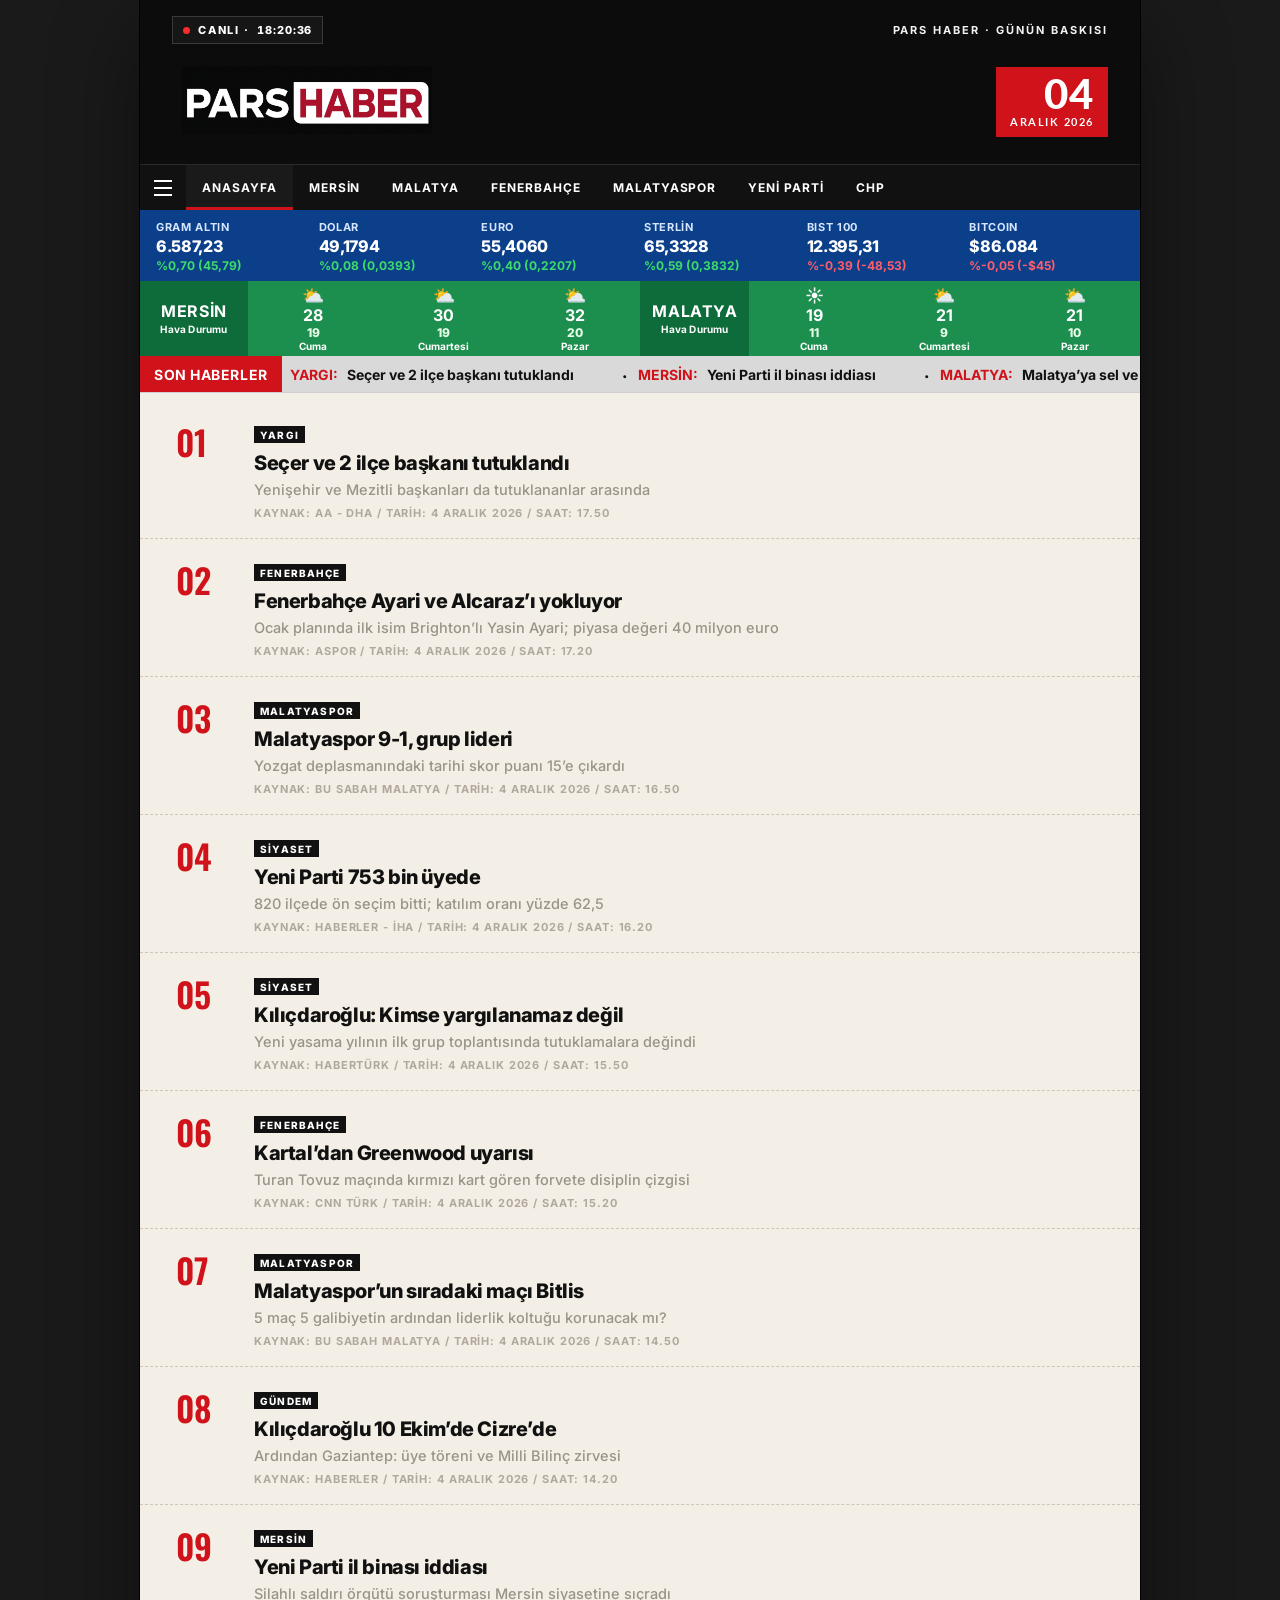
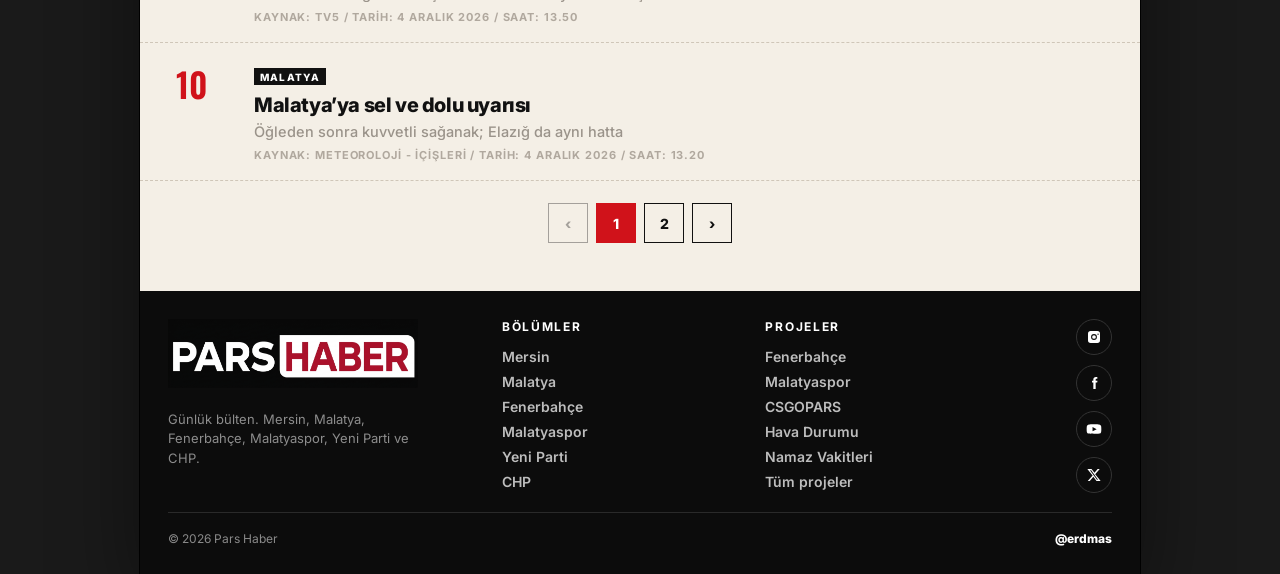
<file: index.html>
<!DOCTYPE html>
<html lang="tr">
<head>
<meta charset="UTF-8">
<meta name="viewport" content="width=device-width, initial-scale=1">
<title>PARSHABER - 06 Ekim 2026</title>
<link rel="preconnect" href="https://fonts.googleapis.com">
<link rel="preconnect" href="https://fonts.gstatic.com" crossorigin>
<link href="https://fonts.googleapis.com/css2?family=Bebas+Neue&family=Faculty+Glyphic&family=Inter:wght@400;500;600;700;800&family=Lato:wght@400;700;900&family=Oswald:wght@500;600;700&display=swap" rel="stylesheet">
<link rel="stylesheet" href="index.css">

</head>
<body>
<div class="sheet">
  <div id="slot-header">
<header class="mast">
      <div class="mast-meta">
        <div class="live-row"><span class="live-dot"></span> CANLI · <span id="clock">15:31</span></div>
        <div class="edition">PARS HABER · GÜNÜN BASKISI</div>
      </div>
      <div class="mast-row">
        <div class="wordmark">
          <a class="brand-logo" href="index.html"><img src="logo.png" alt="PARS HABER"></a>
        </div>
        <div class="date-badge"><b id="dayNum">06</b><span id="dayLabel">EKİM 2026</span></div>
      </div>
    </header>
</div>
  <div id="slot-nav">
<nav class="topics" id="nav">
      <button class="nav-toggle" type="button" aria-label="navigasyon"><span></span><span></span><span></span></button>
      <button data-filter="all" class="active">Anasayfa</button>
      <button data-filter="mersin">Mersin</button>
      <button data-filter="malatya">Malatya</button>
      <button data-filter="fenerbahce">Fenerbahçe</button>
      <button data-filter="yesilyurt">Malatyaspor</button>
      <button data-filter="yeniparti">Yeni Parti</button>
      <button data-filter="chp">CHP</button>
    </nav>
</div>
  <div id="slot-doviz">
<div class="ticker" id="ticker">
      <div class="fx"><b>GRAM ALTIN</b><strong id="fx-gold">6.587,23</strong><i id="fx-gold-c" class="up">%0,70 (45,79)</i></div>
      <div class="fx"><b>DOLAR</b><strong id="fx-usd">49,1794</strong><i id="fx-usd-c" class="up">%0,08 (0,0393)</i></div>
      <div class="fx"><b>EURO</b><strong id="fx-eur">55,4060</strong><i id="fx-eur-c" class="up">%0,40 (0,2207)</i></div>
      <div class="fx"><b>STERLİN</b><strong id="fx-gbp">65,3328</strong><i id="fx-gbp-c" class="up">%0,59 (0,3832)</i></div>
      <div class="fx"><b>BIST 100</b><strong id="fx-bist">12.395,31</strong><i id="fx-bist-c" class="down">%-0,39 (-48,53)</i></div>
      <div class="fx"><b>BITCOIN</b><strong id="fx-btc">$86.084</strong><i id="fx-btc-c" class="down">%-0,05 (-$45)</i></div>
    </div>
</div>
  <div id="slot-hava">
<div class="weather" id="weather">
      <div class="wcard"><b>MERSİN<small>Hava Durumu</small></b><div class="wdays" id="w-mersin"></div></div>
      <div class="wcard"><b>MALATYA<small>Hava Durumu</small></b><div class="wdays" id="w-malatya"></div></div>
    </div>
</div>
  <div id="slot-kayar">
<div class="marquee"><span class="son">SON HABERLER</span><div class="marquee-view"><div class="marquee-track" id="marquee"><span><b style="color:#d0121a">HABER:</b> Seçer ve 2 ilçe başkanı tutuklandı</span><b class="dot" style="color:#111;font-weight:800"> · </b><span><b style="color:#d0121a">FENERBAHÇE:</b> Fenerbahçe Ayari ve Alcaraz’ı yokluyor</span><b class="dot" style="color:#111;font-weight:800"> · </b><span><b style="color:#d0121a">MALATYASPOR:</b> Malatyaspor 9-1, grup lideri</span><b class="dot" style="color:#111;font-weight:800"> · </b><span><b style="color:#d0121a">HABER:</b> Seçer ve 2 ilçe başkanı tutuklandı</span><b class="dot" style="color:#111;font-weight:800"> · </b><span><b style="color:#d0121a">FENERBAHÇE:</b> Fenerbahçe Ayari ve Alcaraz’ı yokluyor</span><b class="dot" style="color:#111;font-weight:800"> · </b><span><b style="color:#d0121a">MALATYASPOR:</b> Malatyaspor 9-1, grup lideri</span><b class="dot" style="color:#111;font-weight:800"> · </b></div></div></div>
</div>
  <div id="slot-haber">
<main>
    <div class="list-wrap" id="list"></div>
    <div class="pager" id="pager"></div>
    <div class="empty" id="empty">Bu başlıkta kayıt yok.</div>
    <article class="article" id="article"></article>
  </main>
</div>
  <div id="slot-footer">
<footer class="foot">
    <div class="foot-grid">
      <div class="foot-brand">
        <img class="stamp" src="logo.png" alt="Pars Haber">
        <p>Günlük bülten. Mersin, Malatya, Fenerbahçe, Malatyaspor, Yeni Parti ve CHP.</p>
      </div>
      <div class="foot-col">
        <b>BÖLÜMLER</b>
        <button data-filter="mersin">Mersin</button>
        <button data-filter="malatya">Malatya</button>
        <button data-filter="fenerbahce">Fenerbahçe</button>
        <button data-filter="yesilyurt">Malatyaspor</button>
        <button data-filter="yeniparti">Yeni Parti</button>
        <button data-filter="chp">CHP</button>
      </div>
      <div class="foot-col">
        <b>PROJELER</b>
        <a href="https://ermetasarim.github.io/fenerbahce/" target="_blank" rel="noopener">Fenerbahçe</a>
        <a href="https://ermetasarim.github.io/malatyaspor/" target="_blank" rel="noopener">Malatyaspor</a>
        <a href="https://ermetasarim.github.io/csgopars/" target="_blank" rel="noopener">CSGOPARS</a>
        <a href="https://ermetasarim.github.io/hava/" target="_blank" rel="noopener">Hava Durumu</a>
        <a href="https://ermetasarim.github.io/namaz/" target="_blank" rel="noopener">Namaz Vakitleri</a>
        <a href="https://ermetasarim.github.io/projeler/" target="_blank" rel="noopener">Tüm projeler</a>
      </div>
      <div class="social">
        <a href="https://x.com/erdmas" target="_blank" rel="noopener" aria-label="Instagram"><svg viewBox="0 0 24 24"><path d="M7 3h10a4 4 0 0 1 4 4v10a4 4 0 0 1-4 4H7a4 4 0 0 1-4-4V7a4 4 0 0 1 4-4zm5 4.6A4.4 4.4 0 1 0 16.4 12 4.4 4.4 0 0 0 12 7.6zm6.1-.9a1 1 0 1 0 1 1 1 1 0 0 0-1-1zM12 9.2A2.8 2.8 0 1 1 9.2 12 2.8 2.8 0 0 1 12 9.2z"/></svg></a>
        <a href="https://x.com/erdmas" target="_blank" rel="noopener" aria-label="Facebook"><svg viewBox="0 0 24 24"><path d="M14.5 8.5V6.8c0-.7.5-1 1.2-1H17V3h-2.1C12.4 3 11 4.5 11 6.6v1.9H9v2.7h2V21h3.5v-9.8h2.3l.4-2.7z"/></svg></a>
        <a href="https://x.com/erdmas" target="_blank" rel="noopener" aria-label="YouTube"><svg viewBox="0 0 24 24"><path d="M23 12.2s0-3.2-.4-4.6a3 3 0 0 0-2.1-2.1C18.9 5 12 5 12 5s-6.9 0-8.5.5a3 3 0 0 0-2.1 2.1C1 9 1 12.2 1 12.2s0 3.2.4 4.6a3 3 0 0 0 2.1 2.1C5.1 19.4 12 19.4 12 19.4s6.9 0 8.5-.5a3 3 0 0 0 2.1-2.1c.4-1.4.4-4.6.4-4.6zM9.8 15.5v-6.6l6.2 3.3z"/></svg></a>
        <a href="https://x.com/erdmas" target="_blank" rel="noopener" aria-label="X"><svg viewBox="0 0 24 24"><path d="M17.5 3h3.1l-6.8 7.8L22 21h-6.2l-4.8-6.3L5.7 21H2.6l7.3-8.4L2 3h6.3l4.4 5.8zm-1.1 16.2h1.7L7.7 4.7H5.9z"/></svg></a>
      </div>
    </div>
    <div class="foot-bar">
      <span>© 2026 Pars Haber</span>
      <a href="https://x.com/erdmas" target="_blank" rel="noopener">@erdmas</a>
    </div>
  </footer>
</div>
</div>
</div>

<script>
async function loadParts() {
  const parts = ["header.html","navigasyon.html","doviz.html","hava.html","kayar.html","haberindex.html","footer.html"];
  const slots = ["slot-header","slot-nav","slot-doviz","slot-hava","slot-kayar","slot-haber","slot-footer"];
  for (let i = 0; i < parts.length; i++) {
    try {
      const res = await fetch(parts[i]);
      if (res.ok) document.getElementById(slots[i]).innerHTML = await res.text();
    } catch (err) {}
  }
}
loadParts().then(() => {

const stories = [
  {
    id: "mersin-tutuklama",
    source: "BirGün",
    sourceUrl: "https://www.birgun.net/haber/mersinde-belediyelere-operasyon-vahap-secer-ve-2-belediye-baskani-dahil-34-tutuklama-738798",
    cat: "mersin",
    tag: "YARGI",
    title: "Seçer ve 2 ilçe başkanı tutuklandı",
    dek: "Yenişehir ve Mezitli başkanları da tutuklananlar arasında",
    meta: "AA · DHA · 6 Ekim",
    lead: "Mersin’de belediyelere yönelik yolsuzluk soruşturmasında Büyükşehir Belediye Başkanı Vahap Seçer ile Yenişehir ve Mezitli belediye başkanları tutuklandı.",
    body: [
      "Mersin Cumhuriyet Başsavcılığı’nın ihale ve doğrudan temin işlemlerine ilişkin yürüttüğü soruşturma kapsamında 1 Ekim’de eş zamanlı operasyon düzenlenmiş, ilk etapta 59 kişi gözaltına alınmıştı. Adliyeye sevk edilen şüphelilerin sorgusu 6 Ekim’de tamamlandı.",
      "Sulh ceza hakimliği, Büyükşehir Belediye Başkanı Vahap Seçer, Yenişehir Belediye Başkanı Abdullah Özyiğit ve Mezitli Belediye Başkanı Ahmet Serkan Tuncer’in tutuklanmasına karar verdi. BirGün’ün aktardığına göre aralarında daire başkanları ve başkan yardımcılarının da bulunduğu toplam 34 kişi tutuklandı; 26 kişi adli kontrolle serbest bırakıldı. Euronews ise tutuklama sayısını farklı bir dökümle 17 olarak verdi; sayılar kaynaklara göre ayrışıyor.",
      "Soruşturma dosyasında Büyükşehir Belediyesi’nin 13 doğrudan temin ve ihale dosyasında usulsüzlük tespit edildiği, mal ve hizmet alımlarında Seçer’in olurunun bulunduğu ileri sürüldü.",
      "Mezitli Belediye Başkanı Tuncer hakkında ayrıca, husumetlisi olduğu kişilerin iş yerlerine silahlı saldırı düzenlettirdiği iddiasıyla “silahlı suç örgütü yöneticiliği” kapsamında işlem yapıldığı bildirildi. İddia edilen hedefler arasında Yeni Parti Mersin İl Başkanlığı binası da anıldı. Bu kısım henüz mahkeme kararıyla sabitlenmiş bir hüküm değil."
    ]
  },
  {
    id: "fb-ayari",
    source: "Aspor",
    sourceUrl: "https://www.aspor.com.tr/fenerbahce/2026/10/06/fenerbahceden-premier-lig-cikarmasi-iki-yildiz-icin-harekete-gecildi",
    cat: "fenerbahce",
    tag: "FENERBAHÇE",
    title: "Fenerbahçe Ayari ve Alcaraz’ı yokluyor",
    dek: "Ocak planında ilk isim Brighton’lı Yasin Ayari; piyasa değeri 40 milyon euro",
    meta: "Aspor · 6 Ekim",
    lead: "Sarı-lacivertliler, sezonun ilk altı haftasında orta sahada yaşanan aksamaların ardından ocak için İngiltere’de iki ismi yokluyor.",
    body: [
      "Aspor’un haberine göre Fenerbahçe, transfer çalışmalarını hızlandırdı. Orta saha listesinin ilk sırasında Brighton forması giyen 22 yaşındaki Yasin Ayari var. Kulübüyle sözleşmesi 2027’de bitecek olan Tunus asıllı İsveçli oyuncunun piyasa değeri 40 milyon euro.",
      "Ayari’nin yaz döneminde Galatasaray’ın da listesinde olduğu, Brighton ile anlaşma sağlanamadığı kaydedildi. Fenerbahçe’nin transferde Brighton’da oynayan Ferdi Kadıoğlu’ndan destek isteyebileceği aktarıldı.",
      "Ayari hattında sonuç alınamazsa kulübün Everton’ın Arjantinli orta sahası Carlos Alcaraz’a yöneleceği ileri sürüldü. Plan, 10+4 yabancı kuralı gözetilerek genç profillere öncelik veriyor.",
      "Kadronun mevcut hali: teknik direktör İsmail Kartal. Hazırlık kampı dökümlerinde Vedat Muriqi ve Amara Diouf gibi yeni isimler de anıldı; Diego Carlos’un sağlık kontrolüne katılamadığı kulüpçe duyurulmuştu."
    ]
  },
  {
    id: "yesilyurt-9-1",
    source: "Bu Sabah Malatya",
    sourceUrl: "https://www.busabahmalatya.com/tarihi-skor-sehri-sevince-bogdu-yesilyurt-spordan-9-1lik-govde-gosterisi",
    cat: "yesilyurt",
    tag: "MALATYASPOR",
    title: "Malatyaspor 9-1, grup lideri",
    dek: "Yozgat deplasmanındaki tarihi skor puanı 15’e çıkardı",
    meta: "Bu Sabah Malatya · 6 Ekim",
    lead: "Nesine 3. Lig 3. Grup’ta Malatyaspor, Yozgat karşısında 9-1 kazandı ve namağlup liderliğini pekiştirdi.",
    body: [
      "Bölgesel amatör ve 3. Lig kulvarında Malatya’yı temsil eden Malatyaspor, oynadığı 5 maçın tamamını kazanarak 15 puana ulaştı. Son prova, Yozgat Belediyesi Bozokspor deplasmanında 9-1’lik skor oldu.",
      "Bir önceki hafta, 27 Eylül’de evinde Adanaspor’u 8-0 yenmişti. O maçta Tayyib Kanarya ilk yarıda hat-trick yapmış; gollere Aykut Sarıdoğan, Yiğit Ulaş, Enes Nalbantoğlu, Berkay Kumlu ve Fadıl Kocaoğlu da katkı vermişti. Dört maçta 13 gol atıp kalesinde 1 gol görmüşlerdi.",
      "Sezon açılışı Diyarbekirspor deplasmanında 1-0, ardından Kırıkkale FK 3-1 ve Osmaniyespor deplasmanı 1-0 şeklinde gelmişti.",
      "Bu Sabah Malatya’da konuşan Şenol Karaduman ve Aziz Yiğit, farklı galibiyetin şehre moral verdiğini, asıl sınavın ise Bitlis deplasmanı olacağını söyledi. Teknik sorumlu Recep Asıl."
    ]
  },
  {
    id: "yeni-parti-uye",
    source: "Haberler",
    sourceUrl: "https://www.haberler.com/politika/ozgur-ozel-yeni-parti-nin-uye-sayisinin-753-bine-20302708-haberi/",
    cat: "yeniparti",
    tag: "SİYASET",
    title: "Yeni Parti 753 bin üyede",
    dek: "820 ilçede ön seçim bitti; katılım oranı yüzde 62,5",
    meta: "Haberler · İHA · 6 Ekim",
    lead: "YENİ Parti Genel Başkanı Özgür Özel, üye sayısının bu sabah 753 bine ulaştığını ve 18 Ekim’de 81 ilde il başkanlığı seçimi yapılacağını açıkladı.",
    body: [
      "Özel, partisinin TBMM grup toplantısında konuştu. Resmi ilçe kongrelerinin bu hafta sonu bittiğini, 820 ilçede sandığa gidildiğini söyledi. Adayların yaklaşık yarısında yarış olduğunu, tek adaylı ilçelerle birlikte katılımın yüzde 62,5’e ulaştığını aktardı.",
      "“Bugün itibarıyla YENİ Parti’nin üye sayısı bu sabah 753 bine ulaştı. Üye sayımız hızla artmaya devam ediyor. 18 Ekim günü üyelerimizin tamamı il başkanlığı için oy kullanacak.”",
      "Yaz boyunca grubun 61 ili dolaştığını, ekim içinde bu sayının 81’e tamamlanacağını belirten Özel, sandık gelene kadar Anadolu’da sahada olacaklarını söyledi. Meclis ve komisyon çalışmalarının da süreceğini vurguladı.",
      "Mersin dosyasında, Mezitli soruşturması kapsamında Yeni Parti il binasına yönelik silahlı saldırı iddiası da gündeme gelmişti. Parti bu iddiaya ilişkin ayrı bir açıklamayı saat 15.00’e kadar kamuoyuyla paylaşmadı."
    ]
  },
  {
    id: "chp-grup",
    source: "Habertürk",
    sourceUrl: "https://www.haberturk.com/gundem/son-dakika-haberler-chp-genel-baskani-kemal-kilicdaroglu-partisinin-grup-toplantisinda-konusuyor-3917603",
    cat: "chp",
    tag: "SİYASET",
    title: "Kılıçdaroğlu: Kimse yargılanamaz değil",
    dek: "Yeni yasama yılının ilk grup toplantısında tutuklamalara değindi",
    meta: "Habertürk · 6 Ekim",
    lead: "CHP Genel Başkanı Kemal Kılıçdaroğlu, Meclis’teki grup toplantısında gözaltı ve tutuklamaları “kimse yargılanamaz değildir” diyerek çerçeveledi.",
    body: [
      "Kılıçdaroğlu, yeni yasama yılının ilk grup konuşmasında “Türkiye’yi yeniden inşa edeceğiz, ahlaki temellerde inşa edeceğiz. Kişinin kimliğini asla siyasete malzeme etmeyeceğiz” dedi.",
      "Kırsalda çalışan kadın ve gençlerin sigorta primlerinin devletçe ödenmesini önerdi. Gözaltı ve tutuklamalara ilişkin ise “Hiç kimse yargılanamaz değildir. Benim de şu an dokunulmazlığım yok. Şikâyet olduğunda hâkimin huzurunda kendimi savunurum” ifadesini kullandı.",
      "Mersin’de aynı gün açıklanan Vahap Seçer, Abdullah Özyiğit ve Ahmet Serkan Tuncer tutuklamaları, CHP’li belediyelere yönelik operasyon dalgasının son halkası olarak okunuyor. Kılıçdaroğlu konuşmasında isim vermeden yargı sürecinin işlemesi gerektiğini vurguladı.",
      "Saha takvimi de netleşti: 10 Ekim’de Şırnak’ın Cizre ilçesinde kadınlarla yeryüzü sofrasında buluşacak. Ekim ortasında Gaziantep’te üye katılım töreni, STK ve iş dünyası temasları ile “Milli Bilinç – Güçlü Türkiye” etkinliğinin üçüncüsü var."
    ]
  },
  {
    id: "fb-greenwood",
    source: "CNN Türk",
    sourceUrl: "https://www.cnnturk.com/spor/futbol/ismail-kartaldan-greenwooda-sinirlerine-hakim-ol-3475414",
    cat: "fenerbahce",
    tag: "FENERBAHÇE",
    title: "Kartal’dan Greenwood uyarısı",
    dek: "Turan Tovuz maçında kırmızı kart gören forvete disiplin çizgisi",
    meta: "CNN Türk · 6 Ekim",
    lead: "İsmail Kartal, milli arada Turan Tovuz ile oynanan hazırlıkta kırmızı kart gören Mason Greenwood’u Azerbaycan dönüşünde özel olarak uyardı.",
    body: [
      "İngiliz forvet, rakibine yaptığı müdahalenin ardından oyun dışı kalmış ve takımını eksik bırakmıştı. Hareketin ligde cezaya dönüşme ihtimali de masada.",
      "CNN Türk’ün aktardığına göre Kartal görüşmede şunları söyledi: “Takım için çok değerlisin. Kritik maçlar oynuyoruz. Sinirlerine hakim ol, sakin kal. Bizi yalnız bırakmanı istemiyorum.”",
      "Teknik direktör, sezonun kritik bölümüne girilirken Greenwood’u hem performans hem saha içi davranış açısından yakından izleyeceğini belirtti.",
      "Aynı gün transfer masasındaki Premier Lig yoklaması da orta sahayı güçlendirme niyetini gösteriyor: Ayari öncelikli, olmazsa Alcaraz."
    ]
  },
  {
    id: "yesilyurt-bitlis",
    source: "Bu Sabah Malatya",
    sourceUrl: "https://www.busabahmalatya.com/tarihi-skor-sehri-sevince-bogdu-yesilyurt-spordan-9-1lik-govde-gosterisi",
    cat: "yesilyurt",
    tag: "MALATYASPOR",
    title: "Malatyaspor’un sıradaki maçı Bitlis",
    dek: "5 maç 5 galibiyetin ardından liderlik koltuğu korunacak mı?",
    meta: "Bu Sabah Malatya · 6 Ekim",
    lead: "9-1’lik Yozgat galibiyeti sevinci kısa sürdü; Malatya kamuoyu bir sonraki durağı Bitlis olarak işaret ediyor.",
    body: [
      "Futbol Analiz programında konuşan isimler, beş maçlık seri için “takımdaşlık ve lige alışma adına önemliydi” dedi. Asıl kalitenin Bitlis deplasmanında görüleceğini vurguladılar.",
      "“Bitlis karşısında alacağımız bir galibiyet, hedefimizden sapmayacağımızı gösterecek. Hem rakiplerimize gözdağı veririz hem de bu kadronun bu ligin üzerinde bir yapıda olduğunu kanıtlarız.”",
      "Malatyaspor, Malatya futbolunun profesyonel liglerdeki temsilcisi konumunda. Yeni Malatya Stadyumu iç saha maçlarına ev sahipliği yapıyor. Ocak ayındaki bir 3. Lig kaydında Suvermez Kapadokya ile 1-1 berabere kalmışlardı; bu sezonun açılış ritmi ise bambaşka.",
      "Destek tarafında iki taraftar derneğinin antrenmanlarda takımı yalnız bırakmadığı da not edildi."
    ]
  },
  {
    id: "chp-cizre",
    source: "Haberler",
    sourceUrl: "https://www.haberler.com/guncel/chp-lideri-kilicdaroglu-10-ekim-de-cizre-de-20301416-haberi/",
    cat: "chp",
    tag: "GÜNDEM",
    title: "Kılıçdaroğlu 10 Ekim’de Cizre’de",
    dek: "Ardından Gaziantep: üye töreni ve Milli Bilinç zirvesi",
    meta: "Haberler · 6 Ekim",
    lead: "CHP liderinin ekim saha programı Şırnak ve Gaziantep hattında toplandı.",
    body: [
      "Kılıçdaroğlu, 10 Ekim’de Şırnak’ın Cizre ilçesinde kadınlarla yeryüzü sofrasında buluşacak.",
      "Programın ardından ekim ortasında Gaziantep’te partinin üye katılım törenine katılacak. Kentteki sivil toplum kuruluşları, iş dünyası ve oda temsilcileriyle de bir araya gelecek.",
      "Daha önce İzmir ve Ankara’da yapılan “Milli Bilinç – Güçlü Türkiye” etkinliğinin üçüncüsü Gaziantep’te düzenlenecek.",
      "Aynı gün Meclis’te CHP, MHP ve DEM Parti grup toplantıları ile TCMB Başkanı Fatih Karahan’ın Plan ve Bütçe Komisyonu sunumu da gündemdeydi."
    ]
  },
  {
    id: "mersin-yp",
    source: "TV5",
    sourceUrl: "https://www.tv5.com.tr/mersindeki-yolsuzluk-sorusturmasinda-vahap-secer-ve-2-belediye-baskani-tutuklandi",
    cat: "mersin",
    tag: "MERSİN",
    title: "Yeni Parti il binası iddiası",
    dek: "Silahlı saldırı örgütü soruşturması Mersin siyasetine sıçradı",
    meta: "TV5 · 6 Ekim",
    lead: "Tuncer hakkındaki ikinci hat, belediye ihalelerinin ötesinde silahlı saldırı iddialarına dayanıyor.",
    body: [
      "TV5’in aktardığına göre Mezitli Belediye Başkanı Ahmet Serkan Tuncer hakkında, husumetlisi olduğu kişilerin iş yerlerine silahlı saldırı düzenlettirdiği gerekçesiyle soruşturma yürütülüyor.",
      "İddia edilen hedefler arasında Yeni Parti Mersin İl Başkanlığı binası ve bir medya grubunun iş yeri de sayılıyor. Savcılık bu başlığı “silahlı suç örgütü yöneticiliği” kapsamında değerlendiriyor.",
      "Bu iddia, aynı operasyonda tutuklanan Vahap Seçer ve Abdullah Özyiğit dosyasındaki ihale usulsüzlüğü iddialarından ayrı bir kulvar. Üç başkan da 6 Ekim itibarıyla tutuklu.",
      "Yeni Parti cephesinde Özel’in gün içindeki konuşması üye sayısı ve 18 Ekim il seçimlerine odaklandı; Mersin binasına ilişkin iddia grup konuşmasının merkezinde değildi."
    ]
  },
  {
    id: "malatya-yagis",
    source: "Malatya Yeni Ses",
    sourceUrl: "https://malatyayenises.com/malatya-ve-elazigda-sel-ve-dolu-riskine-dikkat",
    cat: "malatya",
    tag: "MALATYA",
    title: "Malatya’ya sel ve dolu uyarısı",
    dek: "Öğleden sonra kuvvetli sağanak; Elazığ da aynı hatta",
    meta: "Meteoroloji · İçişleri · 6 Ekim",
    lead: "İçişleri Bakanlığı, 6 Ekim’de Malatya’nın güney kesimleri ile Elazığ çevresinde yerel kuvvetli sağanak beklendiğini duyurdu.",
    body: [
      "Meteoroloji Genel Müdürlüğü verisine dayanan uyarıda yağışların öğle saatlerinde Malatya’nın güneyinde ve Elazığ çevresinde kuvvetli olacağı belirtildi. Aynı hatta Bingöl, Muş, Bitlis, Tunceli ve Hakkari ile Siirt ve Şırnak’ın doğusu, Diyarbakır, Batman ve Adıyaman’ın kuzeyi de var.",
      "Bakanlık vatandaşları ani sel, su baskını, yıldırım, yerel dolu, kuvvetli rüzgâr ve ulaşımda aksamaya karşı tedbirli olmaya çağırdı. Yetkililer özellikle güney ilçelerde güncel uyarıların takip edilmesini istedi.",
      "Hatay kıyıları ile Osmaniye’nin güney ve doğusunda da aralıklı kuvvetli sağanak öngörülüyor. Öğleden sonra Kars, Ağrı ve Iğdır için ayrı bir kuvvetli yağış notu düşüldü.",
      "Malatya’da 6 Şubat sonrası altyapı hâlâ tamamlanırken kısa süreli su baskını riski, dere yatakları ve yeni iskân alanlarındaki drenaj için ayrıca izleniyor."
    ]
  },
  {
    id: "malatya-insaat",
    source: "Haberler",
    sourceUrl: "https://www.haberler.com/guncel/depremin-yaralarini-saran-malatya-da-gelecegin-20302206-haberi/",
    cat: "malatya",
    tag: "MALATYA",
    title: "Sami Er: Yapılaşmanın yüzde 95’i bitti",
    dek: "103 bin 230 bağımsız bölümün inşası sürüyor; 10. kurada 79 bin 660 hak",
    meta: "Haberler · Diriliş Postası · 6 Ekim",
    lead: "Büyükşehir Belediye Başkanı Sami Er, 6 Şubat depremlerinin ardından Malatya’da yapılaşmanın yaklaşık yüzde 95’inin bittiğini söyledi.",
    body: [
      "Yeniden yapılanma üç kolda yürüyor: il çeperlerinde 49 bin 166, rezerv alanlarda 38 bin 497 bağımsız bölüm. Kırsalda 361 mahalledeki 1.236 lokasyonda 15 bin 567 konutun inşası sürüyor.",
      "Toplam 90 bin 52 konut ve 13 bin 178 ticari bölüm, yani 103 bin 230 bağımsız bölüm için çalışma var. 10. kura kapsamında 79 bin 660 bağımsız bölümün kurası çekildi.",
      "Kent merkezinde yaklaşık 400 hektar rezerv alan ilan edildi. Amaç, hak sahiplerinin kendi mahallelerinde, komşu ve akraba çevresiyle kalması. Yaklaşık 9 bin iş yerinin bulunduğu Çarşı yeniden kuruluyor; Saray Mahallesi’nde yeni bir merkez açıldı.",
      "Er, “Yıkılan bir şehrin yeniden ayağa kalktığının en büyük örneği Malatya’dır” dedi. Türkiye Gazetesi’ne verdiği demeçte iki ay içinde depremle ilgili tek iz kalmayacağını, konteynerlerin kaldırılacağını ve başka illere giden hemşehrilerin geri çağrıldığını anlattı. Su kesintisi için 70 milyon euroluk yedek hat da bu anlatının içinde."
    ]
  },
  {
    id: "malatya-carsi",
    source: "Türkiye Gazetesi",
    sourceUrl: "https://www.turkiyegazetesi.com.tr/gundem/sehir-ayaga-kalkti-ve-sahlandi-malatyayi-yeniden-insa-ettik-1820836",
    cat: "malatya",
    tag: "KENT",
    title: "Malatya tek çarşıdan çıkıyor",
    dek: "Eski çarşı çökünce esnaf dağıldı; rezerv alan ve Saray hattı devrede",
    meta: "Türkiye Gazetesi · 6 Ekim",
    lead: "Deprem öncesi tek merkeze sıkışan Malatya, yeniden kuruluşta birden fazla odağa yayılıyor.",
    body: [
      "Sami Er’in sahadan aktardığı tablo şöyle: eski çarşı hareketli ama karışıktı, yollar dardı, trafik akmazdı, yer yer barakalar vardı. 6 Şubat’ta kent Hatay’dan sonra en ağır hasarı aldı; can kaybı görece düşük kaldığı için kamuoyunda bir süre geri planda durdu.",
      "Tek çarşı çökünce esnaf da dağıldı. Yeni planda yaklaşık 9 bin iş yerinin bulunduğu çarşı ayağa kaldırılırken Saray Mahallesi ikinci bir merkez olarak kuruluyor. 400 hektarlık rezerv alan, mahalle dokusunu korumayı hedefliyor.",
      "Altyapı tarafında deprem günü kesilen ve bir hafta çamurlu akan su için 70 milyon euroluk finansman bulunduğu belirtiliyor. Başkan, “İki ay içinde depremle ilgili tek iz kalmayacak, konteynerler de kalkacak” dedi.",
      "Aynı günün spor notu da kente ait: Malatyaspor Yozgat deplasmanını 9-1 kazandı, 5 maçta 5 galibiyet ve 15 puanla grup lideri."
    ]
  }
];

const listEl = document.getElementById("list");
const articleEl = document.getElementById("article");
const titleEl = document.getElementById("pageTitle");
const emptyEl = document.getElementById("empty");
let filter = "all";
let page = 1;
const PAGE_SIZE = 10;
const PER_CAT = 20;
const ORDER = ["mersin", "malatya", "fenerbahce", "yesilyurt", "yeniparti", "chp"];
const FEEDS = [
  { cat: "mersin", tag: "MERSİN", url: "https://www.aa.com.tr/tr/rss/default?cat=guncel", q: "Mersin" },
  { cat: "malatya", tag: "MALATYA", url: "https://www.aa.com.tr/tr/rss/default?cat=guncel", q: "Malatya" },
  { cat: "fenerbahce", tag: "FENERBAHÇE", url: "https://www.aa.com.tr/tr/rss/default?cat=spor", q: "Fenerbahçe" },
  { cat: "yesilyurt", tag: "MALATYASPOR", url: "https://www.aa.com.tr/tr/rss/default?cat=spor", q: "Malatyaspor" },
  { cat: "yeniparti", tag: "YENİ PARTİ", url: "https://www.aa.com.tr/tr/rss/default?cat=politika", q: "Özel" },
  { cat: "chp", tag: "CHP", url: "https://www.aa.com.tr/tr/rss/default?cat=politika", q: "CHP" }
];

function lineMeta(s) {
  const names = (s.meta || "").split("·").map(x => x.trim()).filter(x => x && !/\d/.test(x) && !/ekim|canlı/i.test(x));
  const kaynak = names.length ? names.join(" - ") : (s.source || "AA");
  const d = new Date(s.published || s.added || Date.now());
  const fmt = opt => new Intl.DateTimeFormat("tr-TR", Object.assign({ timeZone: "Europe/Istanbul" }, opt)).format(d);
  const day = String(Number(fmt({ day: "2-digit" })));
  const clock = fmt({ hour: "2-digit", minute: "2-digit" }).replace(":", ".");
  return "Kaynak: " + kaynak + " / Tarih: " + day + " " + fmt({ month: "long" }) + " " + fmt({ year: "numeric" }) + " / Saat: " + clock;
}
function shortTitle(title) {
  const t = (title || "").replace(/\s+/g, " ").trim();
  return t.length > 50 ? t.slice(0, 50).trim() + "..." : t;
}
function storyTime(s) {
  return s.published || s.added || 0;
}
function sortStories(list) {
  return list.slice().sort((a, b) => storyTime(b) - storyTime(a));
}

function capStories() {
  const next = [];
  ORDER.forEach(cat => {
    next.push(...sortStories(stories.filter(s => s.cat === cat)).slice(0, PER_CAT));
  });
  stories.length = 0;
  stories.push(...next);
}
function fillMarquee() {
  const bits = stories.map(s => `<span><b style="color:#d0121a">${s.tag}:</b> <a href="haber.html?id=${encodeURIComponent(s.id)}">${shortTitle(s.title)}</a></span>`);
  const html = bits.join(`<b class="dot" style="color:#111;font-weight:800"> · </b>`) || `<span><b style="color:#d0121a">HABER:</b> Akış hazırlanıyor</span>`;
  const box = document.getElementById("marquee");
  if (!box) return;
  box.innerHTML = html + html;
  box.style.animation = "none";
  void box.offsetWidth;
  box.style.animation = "";
  try { localStorage.setItem("bulten-all", JSON.stringify(stories)); } catch (err) {}
}
function renderList() {
  articleEl.classList.remove("show");
  articleEl.innerHTML = "";
  listEl.classList.remove("hidden");
  capStories();
  const data = sortStories(stories.filter(s => filter === "all" || s.cat === filter || (filter === "malatya" && s.cat === "yesilyurt")));
  const pages = Math.max(1, Math.ceil(data.length / PAGE_SIZE));
  if (page > pages) page = pages;
  if (page < 1) page = 1;
  const start = (page - 1) * PAGE_SIZE;
  const slice = data.slice(start, start + PAGE_SIZE);
  emptyEl.style.display = data.length ? "none" : "block";
  listEl.innerHTML = slice.map((s, i) => `
    <article class="item" data-id="${s.id}">
      <div class="num">${String(start + i + 1).padStart(2, "0")}</div>
      <div>
        <span class="tag">${s.tag}</span>
        <h2>${s.title}</h2>
        <p class="dek">${s.dek}</p>
        <div class="meta">${lineMeta(s)}</div>
      </div>
    </article>
  `).join("");
  const pager = document.getElementById("pager");
  pager.style.display = data.length > PAGE_SIZE ? "flex" : "none";
  pager.innerHTML = data.length > PAGE_SIZE ? `
    <button data-page="${page - 1}" ${page === 1 ? "disabled" : ""}>‹</button>
    ${Array.from({ length: pages }, (_, i) => `<button data-page="${i + 1}" class="${i + 1 === page ? "active" : ""}">${i + 1}</button>`).join("")}
    <button data-page="${page + 1}" ${page === pages ? "disabled" : ""}>›</button>
  ` : "";
  if (titleEl) titleEl.textContent = filter === "all" ? "BÜLTEN" : ({
    mersin: "MERSİN",
    malatya: "MALATYA",
    fenerbahce: "FENERBAHÇE",
    yesilyurt: "MALATYASPOR",
    yeniparti: "YENİ PARTİ",
    chp: "CHP"
  }[filter]);
  fillMarquee();
}

function openStory(id) {
  const s = stories.find(x => x.id === id);
  if (!s) return;
  try { localStorage.setItem("bulten-all", JSON.stringify(stories)); } catch (err) {}
  location.href = "haber.html?id=" + encodeURIComponent(id);
}

document.getElementById("nav").addEventListener("click", e => {
  const btn = e.target.closest("button");
  if (!btn || btn.classList.contains("nav-toggle")) return;
  filter = btn.dataset.filter;
  page = 1;
  document.querySelectorAll("#nav button").forEach(b => b.classList.toggle("active", b === btn));
  renderList();
  window.scrollTo({ top: 0, behavior: "smooth" });
});

document.querySelector("footer.foot").addEventListener("click", e => {
  const btn = e.target.closest("button[data-filter]");
  if (!btn) return;
  filter = btn.dataset.filter;
  page = 1;
  document.querySelectorAll("#nav button").forEach(b => b.classList.toggle("active", b.dataset.filter === filter));
  renderList();
  window.scrollTo({ top: 0, behavior: "smooth" });
});

document.getElementById("pager").addEventListener("click", e => {
  const btn = e.target.closest("button");
  if (!btn || btn.disabled) return;
  page = Number(btn.dataset.page);
  renderList();
  window.scrollTo({ top: 0, behavior: "smooth" });
});

listEl.addEventListener("click", e => {
  const item = e.target.closest(".item");
  if (!item) return;
  openStory(item.dataset.id);
});

function tick() {
  const now = new Date();
  const text = new Intl.DateTimeFormat("tr-TR", {
    timeZone: "Europe/Istanbul",
    hour: "2-digit",
    minute: "2-digit",
    second: "2-digit"
  }).format(now);
  const clock = document.getElementById("clock");
  if (clock) clock.textContent = text;
  const parts = new Intl.DateTimeFormat("tr-TR", {
    timeZone: "Europe/Istanbul",
    day: "2-digit",
    month: "long",
    year: "numeric"
  }).formatToParts(now);
  const pick = type => (parts.find(p => p.type === type) || {}).value || "";
  const day = document.getElementById("dayNum");
  const label = document.getElementById("dayLabel");
  if (day) day.textContent = pick("day");
  if (label) label.textContent = (pick("month") + " " + pick("year")).toLocaleUpperCase("tr");
  document.title = "PARSHABER - " + pick("day") + " " + pick("month") + " " + pick("year");
}
tick();
setInterval(tick, 1000);

function money(n, digits) {
  return new Intl.NumberFormat("tr-TR", { minimumFractionDigits: digits, maximumFractionDigits: digits }).format(n);
}
function paint(id, value, prev, digits) {
  const el = document.getElementById(id);
  const ch = document.getElementById(id + "-c");
  if (!el || value == null || !isFinite(value)) return;
  el.textContent = money(value, digits);
  if (!ch || prev == null || !isFinite(prev) || prev === 0) return;
  const diff = value - prev;
  const pct = (diff / prev) * 100;
  const up = diff >= 0;
  ch.className = up ? "up" : "down";
  ch.textContent = (up ? "%" : "%") + money(pct, 2) + " (" + (up ? "" : "") + money(diff, digits > 2 ? 4 : 2) + ")";
}
async function loadMarkets() {
  const urls = [
    "https://api.allorigins.win/get?url=" + encodeURIComponent("https://www.doviz.com/"),
    "https://api.allorigins.win/raw?url=" + encodeURIComponent("https://www.doviz.com/")
  ];
  let html = "";
  for (const url of urls) {
    try {
      const res = await fetch(url);
      const text = await res.text();
      html = text.trim().startsWith("{") ? (JSON.parse(text).contents || "") : text;
      if (html.includes("data-socket-key")) break;
    } catch (err) {}
  }
  if (!html.includes("data-socket-key")) return;
  const pick = key => {
    const block = html.split('data-socket-key="' + key + '"').slice(1, 4).join(" ");
    const price = (block.match(/>(\$?-?[\d\.,]+)</) || [])[1];
    const pct = (block.match(/%-?[\d\.,]+/) || [])[0];
    const diff = (block.match(/data-socket-attr="a"[\s\S]{0,40}?>(-?\$?[\d\.,]+)</) || [])[1];
    return { price, pct, diff };
  };
  const paintRaw = (id, row) => {
    const el = document.getElementById(id);
    const ch = document.getElementById(id + "-c");
    if (!el || !row.price) return;
    el.textContent = row.price;
    if (!ch) return;
    const down = (row.pct || "").includes("-") || (row.diff || "").includes("-");
    ch.className = down ? "down" : "up";
    ch.textContent = (row.pct || "") + (row.diff ? " (" + row.diff + ")" : "");
  };
  paintRaw("fx-gold", pick("gram-altin"));
  paintRaw("fx-usd", pick("USD"));
  paintRaw("fx-eur", pick("EUR"));
  paintRaw("fx-gbp", pick("GBP"));
  paintRaw("fx-bist", pick("XU100"));
  paintRaw("fx-btc", pick("d-bitcoin"));
}
loadMarkets();
setInterval(loadMarkets, 60 * 1000);

const WICON = { A: "☀️", AB: "🌤️", PB: "⛅", GSY: "☀️", Y: "🌧️", KY: "🌧️", SY: "⛈️", KKY: "🌦️", HSY: "🌫️", SIS: "🌫️", R: "💨", D: "❄️" };
function wicon(code) { return WICON[code] || "⛅"; }
function paintWeather(id, row) {
  const box = document.getElementById(id);
  if (!box || !row) return;
  const days = [0, 1, 2].map(n => new Intl.DateTimeFormat("tr-TR", { timeZone: "Europe/Istanbul", weekday: "long" }).format(new Date(Date.now() + n * 86400000)));
  box.innerHTML = [1, 2, 3].map((n, i) => `
    <span><i>${wicon(row["hadiseGun" + n])}</i><strong>${row["enYuksekGun" + n]}</strong><em>${row["enDusukGun" + n]}</em><small style="display:block;font-size:10px;font-weight:700">${days[i]}</small></span>
  `).join("");
}
async function mgm(url) {
  try {
    const res = await fetch(url);
    if (res.ok) return await res.json();
  } catch (err) {}
  const prox = await fetch("https://api.allorigins.win/get?url=" + encodeURIComponent(url));
  const data = await prox.json();
  return JSON.parse(data.contents);
}
async function loadWeather() {
  for (const city of [["Mersin", "w-mersin"], ["Malatya", "w-malatya"]]) {
    try {
      const merkez = await mgm("https://servis.mgm.gov.tr/web/merkezler?il=" + city[0]);
      const tahmin = await mgm("https://servis.mgm.gov.tr/web/tahminler/gunluk?istno=" + merkez[0].merkezId);
      paintWeather(city[1], tahmin[0]);
    } catch (err) {}
  }
}
paintWeather("w-mersin", { hadiseGun1: "PB", enYuksekGun1: 28, enDusukGun1: 19, hadiseGun2: "PB", enYuksekGun2: 30, enDusukGun2: 19, hadiseGun3: "PB", enYuksekGun3: 32, enDusukGun3: 20 });
paintWeather("w-malatya", { hadiseGun1: "GSY", enYuksekGun1: 19, enDusukGun1: 11, hadiseGun2: "PB", enYuksekGun2: 21, enDusukGun2: 9, hadiseGun3: "PB", enYuksekGun3: 21, enDusukGun3: 10 });
loadWeather();
setInterval(loadWeather, 30 * 60 * 1000);

function strip(html) {
  const d = document.createElement("div");
  d.innerHTML = html || "";
  return (d.textContent || "").replace(/\s+/g, " ").trim();
}
function known(title) {
  const key = title.toLocaleLowerCase("tr");
  return stories.some(s => s.title.toLocaleLowerCase("tr") === key);
}
async function pullFeeds() {
  let added = 0;
  for (const feed of FEEDS) {
    const rss = feed.url + (feed.url.includes("?") ? "" : "");
    try {
      const res = await fetch("https://api.rss2json.com/v1/api.json?rss_url=" + encodeURIComponent(rss));
      if (!res.ok) continue;
      const data = await res.json();
      (data.items || []).filter(item => !feed.q || (item.title + " " + (item.description || "")).toLocaleLowerCase("tr").includes(feed.q.toLocaleLowerCase("tr"))).slice(0, 8).forEach(item => {
        const title = shortTitle(strip(item.title).replace(/ - .+$/, "").split("|")[0].replace(/SON DAKİKA HABERİ:?/i, "").trim());
        if (!title || known(title)) return;
        const published = Date.parse(item.pubDate || "") || Date.now();
        const when = new Date(published);
        stories.push({
          id: "live-" + Math.random().toString(36).slice(2, 9),
          cat: feed.cat,
          tag: feed.tag,
          title,
          dek: "Pars Haber masa özeti. Tam metin kaynakta.",
          meta: "AA · " + when.toLocaleString("tr-TR", { hour: "2-digit", minute: "2-digit", day: "2-digit", month: "short" }),
          lead: title + " başlığı Anadolu Ajansı akışına düştü. Aşağıdaki metin masanın kendi özetidir, ajans yazısı değildir.",
          body: [
            title + " gelişmesi bugünkü AA akışında yer aldı. Masa, haberi kaynak cümlelerini taşımadan özetliyor.",
            "Ayrıntı, isim ve sayı için sonda duran AA sayfasına bakın. Bu sayfadaki paragraf o metnin yerine geçmez.",
            "Yeni bir gelişme olursa başlık listede güncellenir; uzun özet de masa tarafından yeniden yazılır."
          ],
          live: 1,
          added: Date.now(),
          published,
          source: "Anadolu Ajansı",
          sourceUrl: item.link || "https://www.aa.com.tr"
        });
        added += 1;
      });
    } catch (err) {}
  }
  if (!articleEl.classList.contains("show")) renderList();
  try {
    localStorage.setItem("bulten-live", JSON.stringify(stories.filter(s => s.live).slice(-40)));
  } catch (err) {}
}
try {
  JSON.parse(localStorage.getItem("bulten-live") || "[]").forEach(s => {
    if (s && s.title && !known(s.title)) stories.push(s);
  });
} catch (err) {}
pullFeeds();
setInterval(pullFeeds, 60 * 1000);
document.addEventListener("visibilitychange", () => { if (!document.hidden) pullFeeds(); });
stories.forEach((s, i) => { if (!s.published) s.published = Date.now() - (i + 1) * 30 * 60 * 1000; });

renderList();
}).catch(err => console.error(err));
</script>
</body>
</html>
</file>
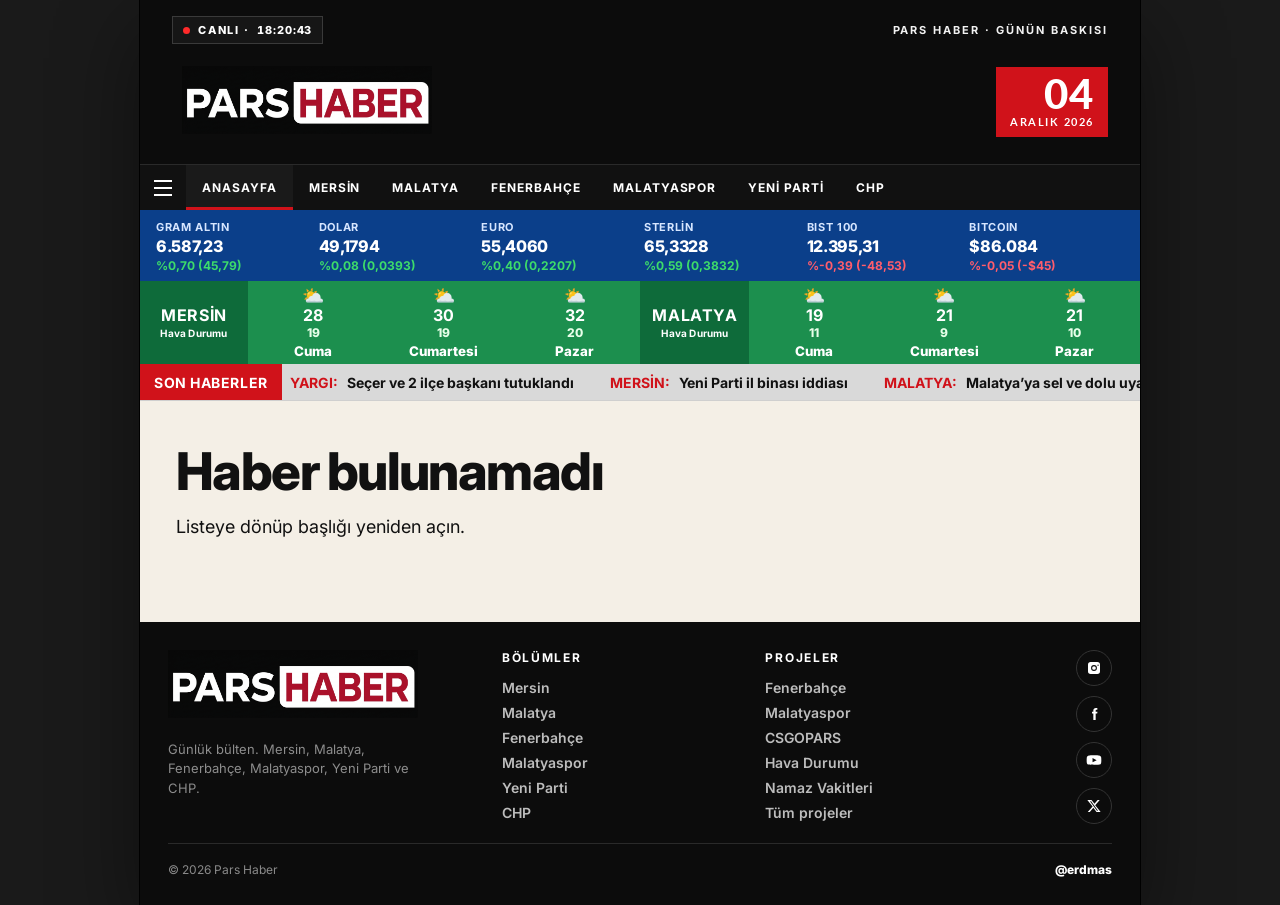
<file: haber.html>
<!DOCTYPE html>
<html lang="tr">
<head>
<meta charset="UTF-8">
<meta name="viewport" content="width=device-width, initial-scale=1">
<title>PARSHABER</title>
<link href="https://fonts.googleapis.com/css2?family=Bebas+Neue&family=Faculty+Glyphic&family=Inter:wght@400;500;600;700;800&family=Lato:wght@400;700;900&family=Oswald:wght@500;600;700&display=swap" rel="stylesheet">
<link rel="stylesheet" href="index.css">
<link rel="stylesheet" href="habericerik.css">
</head>
<body>
<div class="sheet">
<div id="slot-header">
<header class="mast">
      <div class="mast-meta">
        <div class="live-row"><span class="live-dot"></span> CANLI · <span id="clock">15:31</span></div>
        <div class="edition">PARS HABER · GÜNÜN BASKISI</div>
      </div>
      <div class="mast-row">
        <div class="wordmark">
          <a class="brand-logo" href="index.html"><img src="logo.png" alt="PARS HABER"></a>
        </div>
        <div class="date-badge"><b id="dayNum">06</b><span id="dayLabel">EKİM 2026</span></div>
      </div>
    </header>
</div>
<div id="slot-nav">
<nav class="topics" id="nav">
      <button class="nav-toggle" type="button" aria-label="navigasyon"><span></span><span></span><span></span></button>
      <button data-filter="all" class="active">Anasayfa</button>
      <button data-filter="mersin">Mersin</button>
      <button data-filter="malatya">Malatya</button>
      <button data-filter="fenerbahce">Fenerbahçe</button>
      <button data-filter="yesilyurt">Malatyaspor</button>
      <button data-filter="yeniparti">Yeni Parti</button>
      <button data-filter="chp">CHP</button>
    </nav>
</div>
<div id="slot-doviz">
<div class="ticker" id="ticker">
      <div class="fx"><b>GRAM ALTIN</b><strong id="fx-gold">6.587,23</strong><i id="fx-gold-c" class="up">%0,70 (45,79)</i></div>
      <div class="fx"><b>DOLAR</b><strong id="fx-usd">49,1794</strong><i id="fx-usd-c" class="up">%0,08 (0,0393)</i></div>
      <div class="fx"><b>EURO</b><strong id="fx-eur">55,4060</strong><i id="fx-eur-c" class="up">%0,40 (0,2207)</i></div>
      <div class="fx"><b>STERLİN</b><strong id="fx-gbp">65,3328</strong><i id="fx-gbp-c" class="up">%0,59 (0,3832)</i></div>
      <div class="fx"><b>BIST 100</b><strong id="fx-bist">12.395,31</strong><i id="fx-bist-c" class="down">%-0,39 (-48,53)</i></div>
      <div class="fx"><b>BITCOIN</b><strong id="fx-btc">$86.084</strong><i id="fx-btc-c" class="down">%-0,05 (-$45)</i></div>
    </div>
</div>
<div id="slot-hava">
<div class="weather" id="weather">
      <div class="wcard"><b>MERSİN<small>Hava Durumu</small></b><div class="wdays" id="w-mersin"></div></div>
      <div class="wcard"><b>MALATYA<small>Hava Durumu</small></b><div class="wdays" id="w-malatya"></div></div>
    </div>
</div>
<div id="slot-kayar">
<div class="marquee"><span class="son">SON HABERLER</span><div class="marquee-view"><div class="marquee-track" id="marquee"></div></div></div>
</div>
<div id="slot-icerik">
<article id="story">
  <div class="story-top"><span class="tag">YARGI</span></div>
  <h1>Seçer ve 2 ilçe başkanı tutuklandı</h1>
  <div class="byline">Kaynak: AA - DHA / Tarih: 6 Ekim 2026 / Saat: 17.37</div>
  <p class="lead">Mersin’de belediyelere yönelik yolsuzluk soruşturmasında Büyükşehir Belediye Başkanı Vahap Seçer ile Yenişehir ve Mezitli belediye başkanları tutuklandı.</p>
  <p>Mersin Cumhuriyet Başsavcılığı’nın ihale ve doğrudan temin işlemlerine ilişkin yürüttüğü soruşturma kapsamında 1 Ekim’de eş zamanlı operasyon düzenlenmiş, ilk etapta 59 kişi gözaltına alınmıştı. Adliyeye sevk edilen şüphelilerin sorgusu 6 Ekim’de tamamlandı.</p>
  <p class="source"><span>Kaynak:</span> <a href="https://www.birgun.net/haber/mersinde-belediyelere-operasyon-vahap-secer-ve-2-belediye-baskani-dahil-34-tutuklama-738798" target="_blank" rel="noopener">BirGün</a></p>
  <p class="note">Bu sayfa Pars Haber özetidir. Ajans metni kopyalanmaz. Tam yazı alttaki kaynaktadır.</p>
  <div class="others">
    <b style="display:block;margin-bottom:8px;padding-bottom:10px;border-bottom:1px dashed #d9d1c4;color:#8a837a">Diğer Haberler:</b>
    <a href="haber.html?id=fb-ayari" style="display:block;padding:10px 0;border-bottom:1px dashed #d9d1c4;color:#111;font-weight:400;text-decoration:none" onmouseover="this.style.color='#d0121a';this.style.textDecoration='underline'" onmouseout="this.style.color='#111';this.style.textDecoration='none'">Fenerbahçe Ayari ve Alcaraz’ı yokluyor</a>
    <a href="haber.html?id=yesilyurt-9-1" style="display:block;padding:10px 0;border-bottom:1px dashed #d9d1c4;color:#111;font-weight:400;text-decoration:none" onmouseover="this.style.color='#d0121a';this.style.textDecoration='underline'" onmouseout="this.style.color='#111';this.style.textDecoration='none'">Malatyaspor 9-1, grup lideri</a>
    <a href="haber.html?id=yeni-parti-uye" style="display:block;padding:10px 0;border-bottom:1px dashed #d9d1c4;color:#111;font-weight:400;text-decoration:none" onmouseover="this.style.color='#d0121a';this.style.textDecoration='underline'" onmouseout="this.style.color='#111';this.style.textDecoration='none'">Yeni Parti 753 bin üyede</a>
    <a href="haber.html?id=chp-grup" style="display:block;padding:10px 0;border-bottom:1px dashed #d9d1c4;color:#111;font-weight:400;text-decoration:none" onmouseover="this.style.color='#d0121a';this.style.textDecoration='underline'" onmouseout="this.style.color='#111';this.style.textDecoration='none'">Kılıçdaroğlu: Kimse yargılanamaz değil</a>
    <a href="haber.html?id=malatya-yagis" style="display:block;padding:10px 0;border-bottom:1px dashed #d9d1c4;color:#111;font-weight:400;text-decoration:none" onmouseover="this.style.color='#d0121a';this.style.textDecoration='underline'" onmouseout="this.style.color='#111';this.style.textDecoration='none'">Malatya’ya sel ve dolu uyarısı</a>
  </div>
</article>
</div>
<div id="slot-footer">
<footer class="foot">
    <div class="foot-grid">
      <div class="foot-brand">
        <img class="stamp" src="logo.png" alt="Pars Haber">
        <p>Günlük bülten. Mersin, Malatya, Fenerbahçe, Malatyaspor, Yeni Parti ve CHP.</p>
      </div>
      <div class="foot-col">
        <b>BÖLÜMLER</b>
        <button data-filter="mersin">Mersin</button>
        <button data-filter="malatya">Malatya</button>
        <button data-filter="fenerbahce">Fenerbahçe</button>
        <button data-filter="yesilyurt">Malatyaspor</button>
        <button data-filter="yeniparti">Yeni Parti</button>
        <button data-filter="chp">CHP</button>
      </div>
      <div class="foot-col">
        <b>PROJELER</b>
        <a href="https://ermetasarim.github.io/fenerbahce/" target="_blank" rel="noopener">Fenerbahçe</a>
        <a href="https://ermetasarim.github.io/malatyaspor/" target="_blank" rel="noopener">Malatyaspor</a>
        <a href="https://ermetasarim.github.io/csgopars/" target="_blank" rel="noopener">CSGOPARS</a>
        <a href="https://ermetasarim.github.io/hava/" target="_blank" rel="noopener">Hava Durumu</a>
        <a href="https://ermetasarim.github.io/namaz/" target="_blank" rel="noopener">Namaz Vakitleri</a>
        <a href="https://ermetasarim.github.io/projeler/" target="_blank" rel="noopener">Tüm projeler</a>
      </div>
      <div class="social">
        <a href="https://x.com/erdmas" target="_blank" rel="noopener" aria-label="Instagram"><svg viewBox="0 0 24 24"><path d="M7 3h10a4 4 0 0 1 4 4v10a4 4 0 0 1-4 4H7a4 4 0 0 1-4-4V7a4 4 0 0 1 4-4zm5 4.6A4.4 4.4 0 1 0 16.4 12 4.4 4.4 0 0 0 12 7.6zm6.1-.9a1 1 0 1 0 1 1 1 1 0 0 0-1-1zM12 9.2A2.8 2.8 0 1 1 9.2 12 2.8 2.8 0 0 1 12 9.2z"/></svg></a>
        <a href="https://x.com/erdmas" target="_blank" rel="noopener" aria-label="Facebook"><svg viewBox="0 0 24 24"><path d="M14.5 8.5V6.8c0-.7.5-1 1.2-1H17V3h-2.1C12.4 3 11 4.5 11 6.6v1.9H9v2.7h2V21h3.5v-9.8h2.3l.4-2.7z"/></svg></a>
        <a href="https://x.com/erdmas" target="_blank" rel="noopener" aria-label="YouTube"><svg viewBox="0 0 24 24"><path d="M23 12.2s0-3.2-.4-4.6a3 3 0 0 0-2.1-2.1C18.9 5 12 5 12 5s-6.9 0-8.5.5a3 3 0 0 0-2.1 2.1C1 9 1 12.2 1 12.2s0 3.2.4 4.6a3 3 0 0 0 2.1 2.1C5.1 19.4 12 19.4 12 19.4s6.9 0 8.5-.5a3 3 0 0 0 2.1-2.1c.4-1.4.4-4.6.4-4.6zM9.8 15.5v-6.6l6.2 3.3z"/></svg></a>
        <a href="https://x.com/erdmas" target="_blank" rel="noopener" aria-label="X"><svg viewBox="0 0 24 24"><path d="M17.5 3h3.1l-6.8 7.8L22 21h-6.2l-4.8-6.3L5.7 21H2.6l7.3-8.4L2 3h6.3l4.4 5.8zm-1.1 16.2h1.7L7.7 4.7H5.9z"/></svg></a>
      </div>
    </div>
    <div class="foot-bar">
      <span>© 2026 Pars Haber</span>
      <a href="https://x.com/erdmas" target="_blank" rel="noopener">@erdmas</a>
    </div>
  </footer>
</div>
</div>

<script>
async function loadParts() {
  const parts = ["header.html","navigasyon.html","doviz.html","hava.html","kayar.html","habericerik.html","footer.html"];
  const slots = ["slot-header","slot-nav","slot-doviz","slot-hava","slot-kayar","slot-icerik","slot-footer"];
  for (let i = 0; i < parts.length; i++) {
    try {
      const res = await fetch(parts[i]);
      if (res.ok) {
        const html = await res.text();
        document.getElementById(slots[i]).innerHTML = parts[i] === "habericerik.html" && html.includes("<article")
          ? html.slice(html.indexOf("<article"), html.indexOf("</article>") + 10)
          : html;
      }
    } catch (err) {}
  }
}
loadParts().then(start).catch(start);
function start() {
function tick() {
  const now = new Date();
  const clock = document.getElementById("clock");
  if (clock) clock.textContent = new Intl.DateTimeFormat("tr-TR", { timeZone:"Europe/Istanbul", hour:"2-digit", minute:"2-digit", second:"2-digit" }).format(now);
  const parts = new Intl.DateTimeFormat("tr-TR", { timeZone:"Europe/Istanbul", day:"2-digit", month:"long", year:"numeric" }).formatToParts(now);
  const pick = type => (parts.find(p => p.type === type) || {}).value || "";
  const day = document.getElementById("dayNum");
  const label = document.getElementById("dayLabel");
  if (day) day.textContent = pick("day");
  if (label) label.textContent = (pick("month") + " " + pick("year")).toLocaleUpperCase("tr");
}
tick();
setInterval(tick, 1000);
["w-mersin","w-malatya"].forEach((id, n) => {
  const box = document.getElementById(id);
  if (!box) return;
  const highs = n ? [19,21,21] : [28,30,32];
  const lows = n ? [11,9,10] : [19,19,20];
  const days = [0,1,2].map(i => new Intl.DateTimeFormat("tr-TR", { timeZone:"Europe/Istanbul", weekday:"long" }).format(new Date(Date.now()+i*86400000)));
  box.innerHTML = days.map((d,i) => `<span><i>⛅</i><strong>${highs[i]}</strong><em>${lows[i]}</em><small>${d}</small></span>`).join("");
});
function storyDate(s) {
  const names = (s.meta || "").split("·").map(x => x.trim()).filter(x => x && !/\d/.test(x) && !/ekim|canlı|masa/i.test(x));
  const kaynak = names.length ? names.join(" - ") : (s.source || "AA");
  const d = new Date(s.published || s.added || Date.now());
  const fmt = opt => new Intl.DateTimeFormat("tr-TR", Object.assign({ timeZone: "Europe/Istanbul" }, opt)).format(d);
  const day = String(Number(fmt({ day: "2-digit" })));
  const clock = fmt({ hour: "2-digit", minute: "2-digit" }).replace(":", ".");
  return "Kaynak: " + kaynak + " / Tarih: " + day + " " + fmt({ month: "long" }) + " " + fmt({ year: "numeric" }) + " / Saat: " + clock;
}
const params = new URLSearchParams(location.search);
const id = params.get("id");
let stories = [];
try { stories = JSON.parse(localStorage.getItem("bulten-all") || "[]"); } catch (e) {}
const bits = stories.map(s => `<span><b style="color:#d0121a">${s.tag}:</b> <a href="haber.html?id=${encodeURIComponent(s.id)}">${s.title}</a></span>`).join("");
const marquee = document.getElementById("marquee");
if (marquee && bits) marquee.innerHTML = bits + bits;
const s = stories.find(x => x.id === id);
const box = document.getElementById("story");
if (!box) return;
if (!s) {
  box.innerHTML = '<h1>Haber bulunamadı</h1><p>Listeye dönüp başlığı yeniden açın.</p>';
} else {
  document.title = s.title + " · PARSHABER";
  const related = stories.filter(x => x.id !== s.id && x.cat === s.cat).slice(0, 4);
  const paras = (s.body && s.body.length ? s.body : [s.lead || s.dek || s.title])
    .filter(p => p && !/news\.google\.com|Kaynak bağlantısı|canlı akışından geldi/i.test(p))
    .map(p => `<p>${p}</p>`).join("");
  box.innerHTML = `
    <div class="story-top"><span class="tag">${s.tag || ""}</span></div>
    <h1>${s.title}</h1>
    <div class="byline">${storyDate(s)}</div>
    <p class="lead">${s.lead || ""}</p>
    ${paras}
    ${s.sourceUrl ? `<p class="source"><span>Kaynak:</span> <a href="${s.sourceUrl}" target="_blank" rel="noopener">${s.source || "Kaynak"}</a></p>` : ""}
    <p class="note">Bu sayfa Pars Haber özetidir. Ajans metni kopyalanmaz. Tam yazı alttaki kaynaktadır.</p>
    <div class="others"><b style="display:block;margin-bottom:8px;padding-bottom:10px;border-bottom:1px dashed #d9d1c4;color:#8a837a">Diğer Haberler:</b>${stories.filter(x => x.id !== s.id).slice(0, 5).map(r => `<a href="haber.html?id=${encodeURIComponent(r.id)}" style="display:block;padding:10px 0;border-bottom:1px dashed #d9d1c4;color:#111;font-weight:400;text-decoration:none" onmouseover="this.style.color='#d0121a';this.style.textDecoration='underline'" onmouseout="this.style.color='#111';this.style.textDecoration='none'">${r.title}</a>`).join("")}</div>
  `;
}
}
</script>

</body>
</html>
</file>
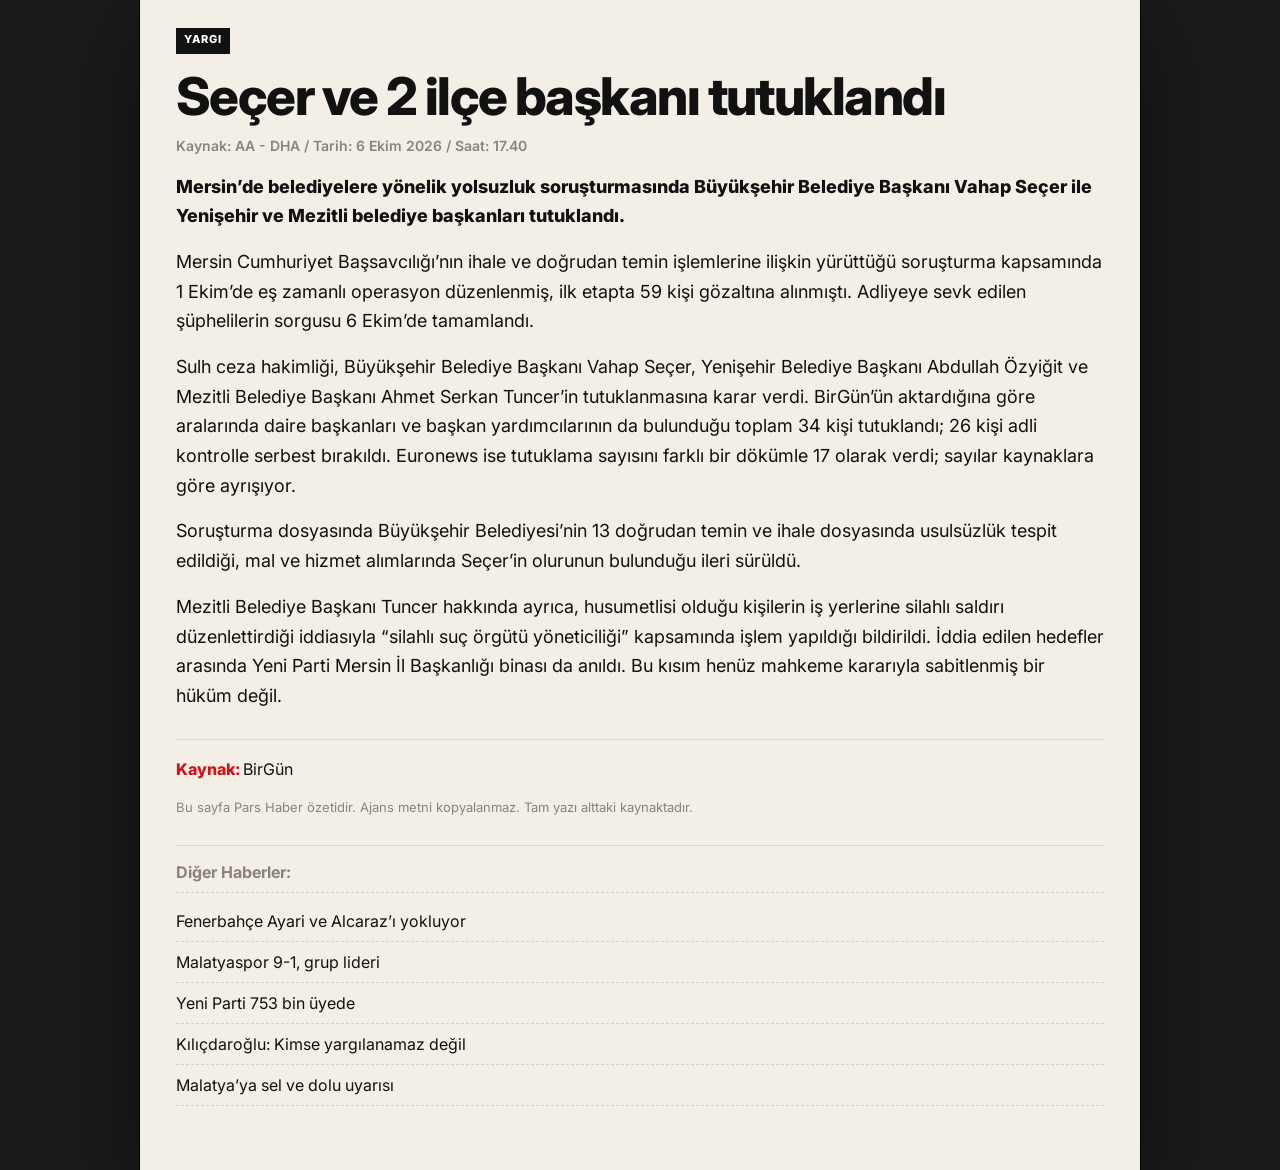
<file: habericerik.html>
<!DOCTYPE html>
<html lang="tr">
<head>
<meta charset="UTF-8">
<meta name="viewport" content="width=device-width, initial-scale=1">
<title>PARSHABER</title>
<link href="https://fonts.googleapis.com/css2?family=Bebas+Neue&family=Faculty+Glyphic&family=Inter:wght@400;500;600;700;800&family=Oswald:wght@500;600;700&display=swap" rel="stylesheet">
<link rel="stylesheet" href="index.css">
<link rel="stylesheet" href="habericerik.css">
</head>
<body>
<div class="sheet">
<article id="story">
  <div class="story-top"><span class="tag">YARGI</span></div>
  <h1>Seçer ve 2 ilçe başkanı tutuklandı</h1>
  <div class="byline">Kaynak: AA - DHA / Tarih: 6 Ekim 2026 / Saat: 17.40</div>
  <p class="lead">Mersin’de belediyelere yönelik yolsuzluk soruşturmasında Büyükşehir Belediye Başkanı Vahap Seçer ile Yenişehir ve Mezitli belediye başkanları tutuklandı.</p>
  <p>Mersin Cumhuriyet Başsavcılığı’nın ihale ve doğrudan temin işlemlerine ilişkin yürüttüğü soruşturma kapsamında 1 Ekim’de eş zamanlı operasyon düzenlenmiş, ilk etapta 59 kişi gözaltına alınmıştı. Adliyeye sevk edilen şüphelilerin sorgusu 6 Ekim’de tamamlandı.</p>
  <p>Sulh ceza hakimliği, Büyükşehir Belediye Başkanı Vahap Seçer, Yenişehir Belediye Başkanı Abdullah Özyiğit ve Mezitli Belediye Başkanı Ahmet Serkan Tuncer’in tutuklanmasına karar verdi. BirGün’ün aktardığına göre aralarında daire başkanları ve başkan yardımcılarının da bulunduğu toplam 34 kişi tutuklandı; 26 kişi adli kontrolle serbest bırakıldı. Euronews ise tutuklama sayısını farklı bir dökümle 17 olarak verdi; sayılar kaynaklara göre ayrışıyor.</p>
  <p>Soruşturma dosyasında Büyükşehir Belediyesi’nin 13 doğrudan temin ve ihale dosyasında usulsüzlük tespit edildiği, mal ve hizmet alımlarında Seçer’in olurunun bulunduğu ileri sürüldü.</p>
  <p>Mezitli Belediye Başkanı Tuncer hakkında ayrıca, husumetlisi olduğu kişilerin iş yerlerine silahlı saldırı düzenlettirdiği iddiasıyla “silahlı suç örgütü yöneticiliği” kapsamında işlem yapıldığı bildirildi. İddia edilen hedefler arasında Yeni Parti Mersin İl Başkanlığı binası da anıldı. Bu kısım henüz mahkeme kararıyla sabitlenmiş bir hüküm değil.</p>
  <p class="source"><span>Kaynak:</span> <a href="https://www.birgun.net/haber/mersinde-belediyelere-operasyon-vahap-secer-ve-2-belediye-baskani-dahil-34-tutuklama-738798" target="_blank" rel="noopener">BirGün</a></p>
  <p class="note">Bu sayfa Pars Haber özetidir. Ajans metni kopyalanmaz. Tam yazı alttaki kaynaktadır.</p>
  <div class="others">
    <b style="display:block;margin-bottom:8px;padding-bottom:10px;border-bottom:1px dashed #d9d1c4;color:#8a837a">Diğer Haberler:</b>
    <a href="haber.html?id=fb-ayari" style="display:block;padding:10px 0;border-bottom:1px dashed #d9d1c4;color:#111;font-weight:400;text-decoration:none">Fenerbahçe Ayari ve Alcaraz’ı yokluyor</a>
    <a href="haber.html?id=yesilyurt-9-1" style="display:block;padding:10px 0;border-bottom:1px dashed #d9d1c4;color:#111;font-weight:400;text-decoration:none">Malatyaspor 9-1, grup lideri</a>
    <a href="haber.html?id=yeni-parti-uye" style="display:block;padding:10px 0;border-bottom:1px dashed #d9d1c4;color:#111;font-weight:400;text-decoration:none">Yeni Parti 753 bin üyede</a>
    <a href="haber.html?id=chp-grup" style="display:block;padding:10px 0;border-bottom:1px dashed #d9d1c4;color:#111;font-weight:400;text-decoration:none">Kılıçdaroğlu: Kimse yargılanamaz değil</a>
    <a href="haber.html?id=malatya-yagis" style="display:block;padding:10px 0;border-bottom:1px dashed #d9d1c4;color:#111;font-weight:400;text-decoration:none">Malatya’ya sel ve dolu uyarısı</a>
  </div>
</article>
</div>
</body>
</html>
</file>
<file: index.css>
:root {
    --ink: #111111;
    --black: #0c0c0c;
    --cream: #f4efe6;
    --cream-2: #ebe4d8;
    --red: #d0121a;
    --red-deep: #a50d14;
    --muted: #8b847a;
    --line: #d9d1c4;
    --paper: #f7f3ec;
  }
  * { box-sizing: border-box; }
  html, body {
    margin: 0;
    padding: 0;
    overflow-x: hidden;
    -webkit-overflow-scrolling: touch;
    scrollbar-width: none;
  }
  html::-webkit-scrollbar,
  body::-webkit-scrollbar,
  .sheet::-webkit-scrollbar,
  nav.topics::-webkit-scrollbar {
    display: none;
    width: 0;
    height: 0;
  }
  body {
    font-family: Inter, system-ui, sans-serif;
    background: #1a1a1a;
    color: var(--ink);
    min-height: 100vh;
  }
  a { color: inherit; text-decoration: none; }
  button { font-family: inherit; cursor: pointer; }

  .sheet {
    max-width: 1000px;
    margin: 0 auto;
    background: var(--cream);
    min-height: 100vh;
    box-shadow: 0 0 0 1px #000, 0 30px 80px rgba(0,0,0,.45);
    position: relative;
  }

  .topbar {
    position: sticky;
    top: 0;
    z-index: 30;
    background: var(--black);
  }
  header.mast {
    color: #fff;
    background: #0c0c0c;
    padding: 16px 32px 18px;
  }
  .mast-meta {
    display: flex;
    align-items: center;
    justify-content: space-between;
    gap: 12px;
    margin-bottom: 14px;
  }
  .live-row {
    display: inline-flex;
    align-items: center;
    gap: 8px;
    font-size: 11px;
    font-weight: 800;
    letter-spacing: .16em;
    color: #fff;
    border: 1px solid #3a3a3a;
    background: #161616;
    padding: 6px 10px;
    margin: 0;
  }
  .live-dot {
    width: 7px;
    height: 7px;
    border-radius: 50%;
    background: #ff2a2a;
    box-shadow: 0 0 0 0 rgba(255, 42, 42, .7);
    animation: pulse 1.4s infinite;
    display: inline-block;
  }
  @keyframes pulse {
    70% { box-shadow: 0 0 0 7px rgba(255, 42, 42, 0); }
    100% { box-shadow: 0 0 0 0 rgba(255, 42, 42, 0); }
  }
  #clock { color: #fff; letter-spacing: .08em; font-variant-numeric: tabular-nums; }
  .edition {
    font-size: 11px;
    letter-spacing: .18em;
    font-weight: 700;
    color: #f2f2f2;
  }
  .mast-row {
    display: flex;
    align-items: center;
    justify-content: space-between;
    gap: 18px;
  }
  .wordmark { min-width: 0; }
  .kicker {
    font-size: 12px;
    letter-spacing: .28em;
    font-weight: 700;
    color: #d0121a;
    margin: 0 0 4px;
  }
  .brand-logo {
    display: inline-block;
    background: #0c0c0c;
    color: #fff;
    border: 0;
    font-family: "Faculty Glyphic", sans-serif;
    font-weight: 400;
    font-size: clamp(20px, 3.2vw, 28px);
    letter-spacing: .01em;
    line-height: 1;
    padding: 8px 10px;
    text-decoration: none;
    transform: none;
  }
  .brand-logo img { display: block; width: 250px; height: auto; max-width: none; }
  .date-badge {
    background: var(--red);
    color: #fff;
    padding: 10px 14px 9px;
    text-align: right;
    flex: none;
    min-width: 108px;
  }
  .date-badge b {
    display: block;
    font-family: Lato, sans-serif;
    font-size: 42px;
    font-weight: 900;
    line-height: .8;
    letter-spacing: .02em;
  }
  .date-badge span {
    display: block;
    margin-top: 4px;
    font-family: Lato, sans-serif;
    font-size: 11px;
    font-weight: 700;
    letter-spacing: .14em;
  }
  nav.topics {
    display: flex;
    gap: 0;
    background: #111;
    border-top: 1px solid #2a2a2a;
    overflow-x: auto;
    scrollbar-width: none;
    -webkit-overflow-scrolling: touch;
    min-height: 46px;
    align-items: stretch;
  }
  nav.topics a, nav.topics button {
    background: transparent;
    color: #fff;
    border: 0;
    border-bottom: 3px solid transparent;
    padding: 13px 16px 10px;
    font-size: 12px;
    font-weight: 700;
    letter-spacing: .08em;
    text-transform: uppercase;
    white-space: nowrap;
    text-decoration: none;
  }
  nav.topics button:hover { color: #9a9a9a; }
  .nav-toggle {
    width: 46px;
    background: #000;
    color: #fff;
    border: 0;
    border-bottom: 3px solid transparent;
    display: flex;
    flex-direction: column;
    justify-content: center;
    align-items: center;
    gap: 5px;
    flex: none;
  }
  .nav-toggle span {
    display: block;
    width: 18px;
    height: 2px;
    background: #fff;
  }
  nav.topics button.active {
    border-bottom-color: var(--red);
    background: #1a1a1a;
  }
  .ticker {
    background: #0b3f8a;
    color: #fff;
    display: grid;
    grid-template-columns: repeat(6, minmax(0, 1fr));
    gap: 8px;
    padding: 10px 16px 8px;
    overflow: hidden;
  }
  .ticker .fx { min-width: 0; }
  .ticker .fx b {
    display: block;
    font-size: 11px;
    letter-spacing: .06em;
    font-weight: 700;
    color: #d7e6ff;
  }
  .ticker .fx strong {
    display: block;
    margin-top: 2px;
    font-size: 16px;
    font-weight: 800;
    color: #fff;
    letter-spacing: -.02em;
  }
  .ticker .fx i {
    display: block;
    margin-top: 2px;
    font-style: normal;
    font-size: 12px;
    font-weight: 700;
  }
  .ticker .up { color: #3ddc6a; }
  .ticker .down { color: #ff5d6c; }
  .weather {
    display: grid;
    grid-template-columns: 1fr 1fr;
    gap: 0;
    background: #1c8f4e;
    padding: 0;
  }
  .wcard {
    display: grid;
    grid-template-columns: 108px 1fr;
    background: #1c8f4e;
    min-width: 0;
  }
  .wcard + .wcard { border-left: 1px solid #0e6b3a; }
  .wcard b {
    background: #0e6b3a;
    color: #fff;
    display: flex;
    flex-direction: column;
    align-items: center;
    justify-content: center;
    font-size: 16px;
    letter-spacing: .04em;
    line-height: 1.15;
  }
  .wcard b small {
    display: block;
    margin-top: 3px;
    font-size: 10px;
    font-weight: 700;
    letter-spacing: .02em;
  }
  .wdays { display: grid; grid-template-columns: repeat(3, 1fr); }
  .wdays span {
    text-align: center;
    padding: 6px 2px 4px;
    color: #fff;
    font-weight: 800;
  }
  .wdays i { display: block; font-style: normal; font-size: 18px; line-height: 1; }
  .wdays strong { display: block; font-size: 16px; }
  .wdays em { display: block; font-style: normal; font-size: 12px; color: #e7ffe9; }
  .marquee {
    background: #d9d9d9;
    color: #111;
    overflow: hidden;
    white-space: nowrap;
    border-bottom: 1px solid #cfcfcf;
    position: relative;
  }
  .son {
    position: absolute;
    left: 0;
    top: 0;
    bottom: 0;
    z-index: 2;
    display: flex;
    align-items: center;
    background: #d0121a;
    color: #fff;
    font-weight: 800;
    font-size: 13px;
    letter-spacing: .04em;
    padding: 0 14px;
  }
  .marquee-view { overflow: hidden; width: 100%; }
  .marquee-track {
    display: inline-block;
    white-space: nowrap;
    padding: 8px 0 8px 150px;
    animation: slide 80s linear infinite;
    will-change: transform;
  }
  .marquee:hover .marquee-track { animation-play-state: paused; }
  .marquee b, .marquee span b { color: #d0121a !important; margin-right: 6px; }
  .marquee b.dot { color: #111 !important; font-weight: 800; display: inline-flex; align-items: center; justify-content: center; width: 28px; margin: 0; vertical-align: middle; line-height: 1; position: relative; top: 0; }
  .marquee span { margin-right: 36px; font-size: 14px; font-weight: 700; }
  .marquee a { color: #111; text-decoration: none; }
  .marquee a:hover { text-decoration: underline; }
  @keyframes slide {
    from { transform: translateX(0); }
    to { transform: translateX(-50%); }
  }

  main { padding: 8px 0 40px; }

  .item {
    display: grid;
    grid-template-columns: 64px minmax(0, 1fr);
    gap: 8px 14px;
    padding: 22px 36px 18px;
    border-bottom: 1px dashed #cfc6b8;
    cursor: pointer;
    transition: background .15s;
    overflow: hidden;
  }
  .item > div { min-width: 0; }
  .item:hover { background: #efe8dc; }
  .num {
    font-family: Oswald, "Bebas Neue", sans-serif;
    font-size: 34px;
    font-weight: 600;
    color: var(--red);
    line-height: 1;
    padding-top: 2px;
  }
  .tag {
    display: inline-block;
    background: #111;
    color: #fff;
    font-size: 10px;
    font-weight: 800;
    letter-spacing: .12em;
    padding: 3px 6px 2px;
    margin-bottom: 8px;
  }
  .item h2 {
    margin: 0 0 6px;
    font-size: 20px;
    line-height: 1.2;
    letter-spacing: -.02em;
    font-weight: 800;
    white-space: nowrap;
    overflow: hidden;
    text-overflow: ellipsis;
  }
  .dek {
    margin: 0;
    color: #9a938a;
    font-size: 14.5px;
    font-weight: 500;
    white-space: nowrap;
    overflow: hidden;
    text-overflow: ellipsis;
  }
  .meta {
    margin-top: 8px;
    font-size: 11px;
    letter-spacing: .08em;
    text-transform: uppercase;
    color: #b0a89e;
    font-weight: 700;
  }

  /* article */
  .article {
    display: none;
    padding: 28px 36px 50px;
  }
  .article.show { display: block; max-width: none; }
  .article p, .article .lead { font-size: 18.5px; line-height: 1.7; }
  .back {
    background: none;
    border: 0;
    color: var(--red);
    font-weight: 800;
    letter-spacing: .08em;
    font-size: 12px;
    padding: 0 0 18px;
    text-transform: uppercase;
  }
  .article h2 {
    font-size: clamp(28px, 4vw, 40px);
    line-height: 1.12;
    margin: 10px 0 12px;
    letter-spacing: -.03em;
  }
  .byline {
    color: var(--muted);
    font-size: 13px;
    margin-bottom: 18px;
    font-weight: 600;
  }
  .lead {
    font-size: 18px;
    line-height: 1.45;
    font-weight: 600;
    margin: 0 0 16px;
  }
  .article p {
    font-size: 16.5px;
    line-height: 1.65;
    margin: 0 0 14px;
  }
  .article h3 {
    font-size: 18px;
    margin: 22px 0 8px;
  }
  .pull {
    border-left: 4px solid var(--red);
    margin: 18px 0;
    padding: 4px 0 4px 14px;
    font-weight: 700;
    font-size: 18px;
    line-height: 1.35;
  }
  .related {
    margin-top: 28px;
    border-top: 1px solid var(--line);
    padding-top: 16px;
  }
  .related button {
    display: block;
    width: 100%;
    text-align: left;
    background: transparent;
    border: 0;
    border-bottom: 1px dashed var(--line);
    padding: 12px 0;
    font-weight: 700;
    font-size: 15px;
  }
  .related button:hover { color: var(--red); }
  .source-link {
    display: inline-block;
    margin-top: 22px;
    color: var(--red);
    font-weight: 800;
    font-size: 14px;
    letter-spacing: .02em;
    border-bottom: 2px solid var(--red);
    padding-bottom: 2px;
  }


  .pager {
    display: flex;
    justify-content: center;
    gap: 8px;
    padding: 22px 36px 8px;
  }
  .pager button {
    min-width: 40px;
    height: 40px;
    border: 1px solid #111;
    background: transparent;
    color: #111;
    font-weight: 800;
    font-size: 14px;
  }
  .pager button.active { background: var(--red); color: #fff; border-color: var(--red); }
  .pager button:disabled { opacity: .35; }

  footer.foot {
    background: #0c0c0c;
    color: #cfcfcf;
    padding: 28px 28px 28px;
  }
  .stamp {
    width: 250px;
    height: auto;
    max-width: none;
    transform: none;
    margin: 0 0 12px;
  }
  .foot-grid {
    display: grid;
    grid-template-columns: 1.3fr 1fr 1.2fr auto;
    gap: 28px;
    padding-bottom: 18px;
    border-bottom: 1px solid #2a2a2a;
  }
  .foot-brand strong {
    display: block;
    color: #fff;
    font-size: 22px;
    letter-spacing: .04em;
  }
  .foot-brand p { margin: 6px 0 0; color: #8d8d8d; font-size: 13px; line-height: 1.5; max-width: 260px; }
  .foot-col b {
    display: block;
    color: #fff;
    font-size: 12px;
    letter-spacing: .14em;
    margin-bottom: 10px;
  }
  .foot-col a, .foot-col button {
    display: block;
    background: none;
    border: 0;
    padding: 4px 0;
    color: #bdbdbd;
    font-size: 14px;
    font-weight: 600;
    text-align: left;
  }
  .social {
    display: flex;
    flex-direction: column;
    gap: 10px;
    align-items: flex-end;
  }
  .social a {
    width: 36px;
    height: 36px;
    border: 1px solid #333;
    border-radius: 50%;
    display: flex;
    align-items: center;
    justify-content: center;
    color: #fff;
  }
  .social a:hover { border-color: #fff; }
  .social svg { width: 16px; height: 16px; fill: currentColor; }
  .foot-bar {
    display: flex;
    justify-content: space-between;
    gap: 12px;
    align-items: center;
    padding-top: 18px;
    font-size: 12px;
    color: #8a8a8a;
  }
  .foot-bar a { color: #fff; font-weight: 800; text-decoration: none; }
  .empty {
    padding: 40px 36px;
    color: var(--muted);
    display: none;
  }

  @media (max-width: 640px) {
    html, body { overflow-x: hidden; }
    html, body, .sheet {
      scrollbar-width: none;
      overscroll-behavior-y: contain;
    }
    .sheet { max-width: 100%; overflow-x: hidden; }
    .brand-logo img, .stamp { width: 168px; max-width: 58vw; }
    .mast { padding: 14px 12px 12px; }
    .ticker { grid-template-columns: repeat(2, minmax(0, 1fr)); padding: 10px 12px; }
    .ticker .fx strong { font-size: 14px; overflow: hidden; text-overflow: ellipsis; }
    .weather { grid-template-columns: 1fr; padding-left: 0; padding-right: 0; }
    .wcard { grid-template-columns: 88px minmax(0, 1fr); }
    .item { grid-template-columns: 40px minmax(0, 1fr); padding: 16px 12px; }
    .item h2 { font-size: 17px; }
    .mast h1 { font-size: 40px; }
    .date-badge b { font-size: 30px; }
    .edition { letter-spacing: .06em; font-size: 10px; }
    .foot-grid, .foot-bar { display: flex; flex-direction: column; align-items: flex-start; }
    article#story, .article { padding: 20px 14px 40px; }
    article#story h1, article#story p, .byline { overflow-wrap: anywhere; }
  }

  article#story { padding: 28px 28px 64px; }
  .back { display:inline-block; background:#d0121a; color:#fff; font-weight:800; letter-spacing:.08em; font-size:11px; text-decoration:none; padding:4px 10px; margin-right:8px; vertical-align:middle; }
  .back:hover { background:#a50d14; }
  article#story .tag { display:inline-block; background:#111; color:#fff; font-size:10px; font-weight:800; letter-spacing:.12em; padding:5px 8px; vertical-align:middle; }
  article#story h1 { font-size:clamp(32px,5vw,52px); line-height:1.08; letter-spacing:-.03em; margin:14px 0 10px; }
  .byline { color:#8b847a; font-size:14px; font-weight:600; margin-bottom:18px; }
  article#story .lead, article#story p { font-size:19px; line-height:1.7; margin:0 0 16px; }
  article#story .lead { font-weight:800; }
  .source { display:block; margin-top:28px; padding-top:16px; border-top:1px solid #ddd4c6; font-weight:800; font-size:16px; color:#111; }
  .source span { color:#d0121a; }
  .source a { color:#111; font-weight:400; text-decoration:none; }
  .source a:hover { color:#d0121a; text-decoration:underline; }
  .note { color:#8a837a; font-size:13px; line-height:1.5; margin-top:10px; }
  .related { margin-top:28px; border-top:1px solid #ddd4c6; padding-top:12px; }
  .related a { display:block !important; padding:12px 0; border-bottom:1px dashed #d9d1c4; color:#111; font-weight:700; text-decoration:none; }
</file>
<file: habericerik.css>
article#story { padding: 28px 36px 64px; }
article#story { font-family: Inter, system-ui, sans-serif; }
article#story .story-top { display:flex; align-items:center; gap:8px; }
article#story .back,
article#story .tag {
  display: inline-flex;
  align-items: center;
  justify-content: center;
  height: 26px;
  min-width: 54px;
  box-sizing: border-box;
  margin: 0;
  padding: 0 10px;
  line-height: 1;
  font-family: Inter, system-ui, sans-serif;
  font-size: 11px;
  font-weight: 800;
  letter-spacing: .08em;
  text-transform: uppercase;
}
article#story .back {
  background: #d0121a;
  color: #fff;
  text-decoration: none;
}
article#story .tag {
  background: #111;
  color: #fff;
}
article#story .tag {
  display: inline-block;
  background: #111;
  color: #fff;
  font-size: 11px;
  font-weight: 800;
  letter-spacing: .08em;
  padding: 6px 8px;
  vertical-align: middle;
}
article#story h1 {
  font-size: clamp(34px, 5vw, 52px);
  line-height: 1.05;
  letter-spacing: -.03em;
  margin: 16px 0 12px;
  font-weight: 800;
}
article#story .byline {
  color: #8b847a;
  font-size: 14px;
  font-weight: 600;
  margin: 0 0 18px;
}
article#story .lead,
article#story p {
  font-size: 18px;
  line-height: 1.65;
  margin: 0 0 16px;
}
article#story .lead { font-weight: 800; }
article#story .source {
  display: block;
  margin-top: 28px;
  padding-top: 16px;
  border-top: 1px solid #ddd4c6;
  font-weight: 800;
  font-size: 16px;
  color: #111;
}
article#story .source span { color: #d0121a; }
article#story .source a { color: #111; font-weight: 400; text-decoration: none; }
article#story .source a:hover { color: #d0121a; text-decoration: underline; }
article#story .note { color: #8a837a; font-size: 13px; line-height: 1.5; margin-top: 8px; }
article#story .others { margin-top: 28px; border-top: 1px solid #ddd4c6; padding-top: 16px; }
article#story .others b { display: block; margin-bottom: 8px; padding-bottom: 10px; border-bottom: 1px dashed #d9d1c4; font-size: 16px; color: #8a837a; }
article#story .others a { display: block; width: 100%; padding: 10px 0; border-bottom: 1px dashed #d9d1c4; color: #111; font-weight: 400; text-decoration: none; }
article#story .others a:hover { color: #d0121a; text-decoration: underline; }
article#story .related { display: none; }
</file>
